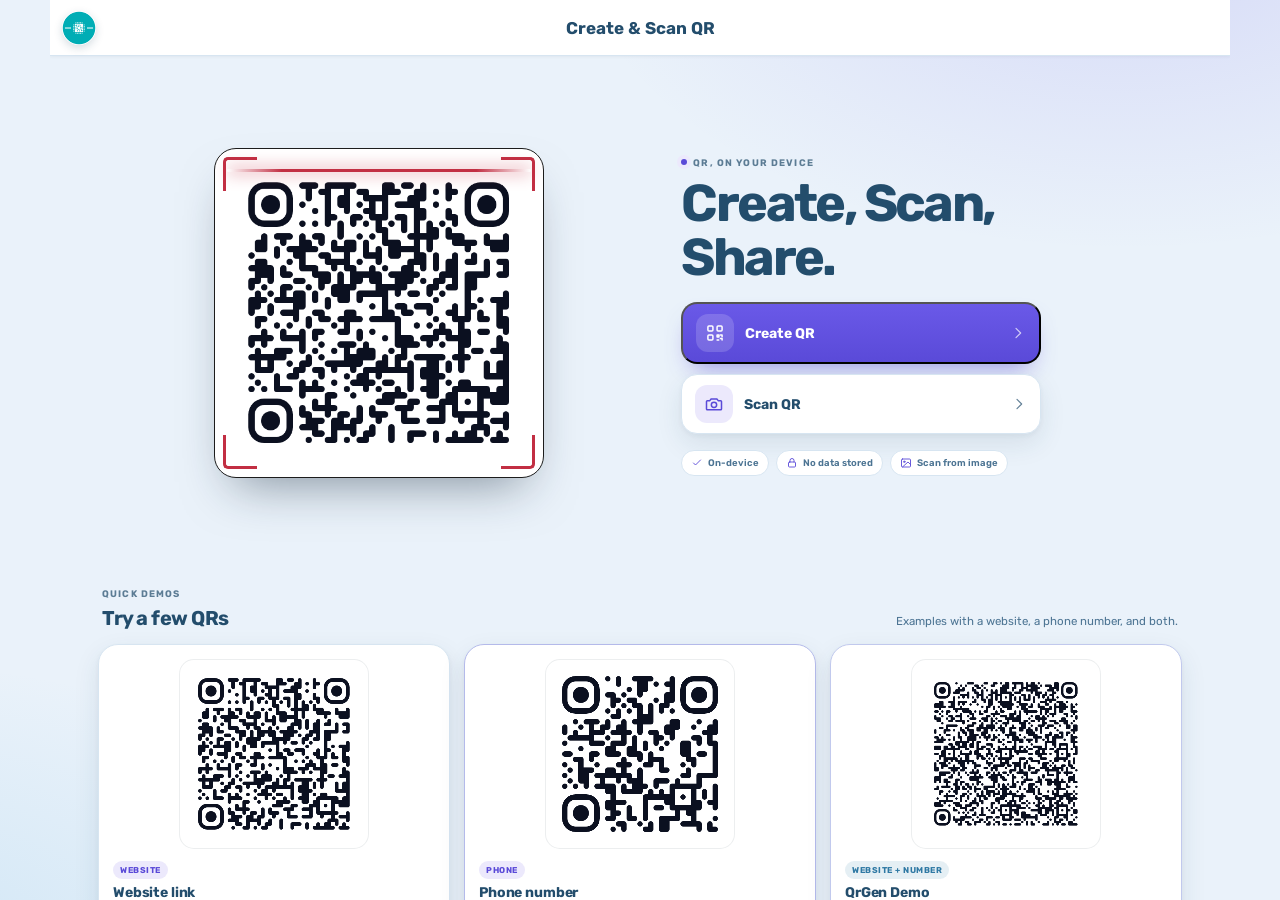
<file: index.html>
<!DOCTYPE html>
<html lang="tr">
<head>
  <meta charset="UTF-8">
  <meta name="viewport" content="width=device-width, initial-scale=1, maximum-scale=1, user-scalable=no, viewport-fit=cover">
  <title>QrGen — QR Oluştur ve Tara</title>
  <meta name="description" content="QrGen — QR kod oluştur, kamerayla veya görselden tara. Tamamen tarayıcıda, reklamsız ve ücretsiz.">
  <meta name="color-scheme" content="light dark">
  <meta name="format-detection" content="telephone=no,email=no,address=no">
  <meta name="theme-color" media="(prefers-color-scheme: light)" content="#eaf2fa">
  <meta name="theme-color" media="(prefers-color-scheme: dark)" content="#0c1120">
  <meta name="apple-mobile-web-app-capable" content="yes">
  <meta name="apple-mobile-web-app-status-bar-style" content="black-translucent">
  <meta name="apple-mobile-web-app-title" content="QrGen">
  <link rel="icon" href="assets/icon.svg" type="image/svg+xml">
  <link rel="icon" href="assets/favicon-32.png" sizes="32x32" type="image/png">
  <link rel="apple-touch-icon" sizes="180x180" href="assets/apple-touch-icon.png">
  <link rel="manifest" href="manifest.webmanifest">
  <script>
    (() => {
      const dark = window.matchMedia('(prefers-color-scheme: dark)').matches;
      document.documentElement.dataset.theme = dark ? 'dark' : 'light';
    })();
  </script>
  <link rel="stylesheet" href="style.css?v=25">
</head>
<body>
  <svg class="sprite" aria-hidden="true" focusable="false">
    <symbol id="i-qr" viewBox="0 0 24 24">
      <rect x="3.5" y="3.5" width="6" height="6" rx="1.2"/>
      <rect x="14.5" y="3.5" width="6" height="6" rx="1.2"/>
      <rect x="3.5" y="14.5" width="6" height="6" rx="1.2"/>
      <path d="M14.5 14.5h2.2v2.2h-2.2zM18.5 14.5h2v2M14.5 20.5h2M18.5 18.5h2v2"/>
    </symbol>
    <symbol id="i-camera" viewBox="0 0 24 24">
      <path d="M4 8h3l1.5-2h7L17 8h3a1 1 0 0 1 1 1v9a1 1 0 0 1-1 1H4a1 1 0 0 1-1-1V9a1 1 0 0 1 1-1Z"/>
      <circle cx="12" cy="13" r="3.2"/>
    </symbol>
    <symbol id="i-arrow-left" viewBox="0 0 24 24"><path d="M15 5l-7 7 7 7"/></symbol>
    <symbol id="i-chevron" viewBox="0 0 24 24"><path d="m9 5 7 7-7 7"/></symbol>
    <symbol id="i-phone" viewBox="0 0 24 24">
      <path d="M22 16.92v3a2 2 0 0 1-2.18 2 19.79 19.79 0 0 1-8.63-3.07 19.5 19.5 0 0 1-6-6A19.79 19.79 0 0 1 2.12 4.18 2 2 0 0 1 4.11 2h3a2 2 0 0 1 2 1.72c.13.96.36 1.9.68 2.81a2 2 0 0 1-.45 2.11L8.09 9.91a16 16 0 0 0 6 6l1.27-1.27a2 2 0 0 1 2.11-.45c.91.32 1.85.55 2.81.68A2 2 0 0 1 22 16.92Z"/>
    </symbol>
    <symbol id="i-message" viewBox="0 0 24 24">
      <path d="M21 11.5a8.38 8.38 0 0 1-.9 3.8 8.5 8.5 0 0 1-7.6 4.7 8.38 8.38 0 0 1-3.8-.9L3 21l1.9-5.7a8.38 8.38 0 0 1-.9-3.8 8.5 8.5 0 0 1 4.7-7.6 8.38 8.38 0 0 1 3.8-.9h.5a8.48 8.48 0 0 1 8 8v.5Z"/>
    </symbol>
    <symbol id="i-whatsapp" viewBox="0 0 448 512">
      <path d="M380.9 97.1C339 55.1 283.2 32 223.9 32c-122.4 0-222 99.6-222 222 0 39.1 10.2 77.3 29.6 111L0 480l117.7-30.9c32.4 17.7 68.9 27 106.1 27h.1c122.3 0 224.1-99.6 224.1-222 0-59.3-25.2-115-67.1-157zm-157 341.6c-33.2 0-65.7-8.9-94-25.7l-6.7-4-69.8 18.3L72 359.2l-4.4-7c-18.5-29.4-28.2-63.3-28.2-98.2 0-101.7 82.8-184.5 184.6-184.5 49.3 0 95.6 19.2 130.4 54.1 34.8 34.9 56.2 81.2 56.1 130.5 0 101.8-84.9 184.6-186.6 184.6zm101.2-138.2c-5.5-2.8-32.8-16.2-37.9-18-5.1-1.9-8.8-2.8-12.5 2.8-3.7 5.6-14.3 18-17.6 21.8-3.2 3.7-6.5 4.2-12 1.4-32.6-16.3-54-29.1-75.5-66-5.7-9.8 5.7-9.1 16.3-30.3 1.8-3.7.9-6.9-.5-9.7-1.4-2.8-12.5-30.1-17.1-41.2-4.5-10.8-9.1-9.3-12.5-9.5-3.2-.2-6.9-.2-10.6-.2-3.7 0-9.7 1.4-14.8 6.9-5.1 5.6-19.4 19-19.4 46.3 0 27.3 19.9 53.7 22.6 57.4 2.8 3.7 39.1 59.7 94.8 83.8 35.2 15.2 49 16.5 66.6 13.9 10.7-1.6 32.8-13.4 37.4-26.4 4.6-13 4.6-24.1 3.2-26.4-1.3-2.5-5-3.9-10.5-6.6z"/>
    </symbol>
    <symbol id="i-mail" viewBox="0 0 24 24">
      <rect x="3" y="5" width="18" height="14" rx="2"/>
      <path d="m3 7 9 6 9-6"/>
    </symbol>
    <symbol id="i-link" viewBox="0 0 24 24">
      <path d="M10 13a5 5 0 0 0 7.07 0l1.42-1.42a5 5 0 0 0-7.07-7.07L10 5.93"/>
      <path d="M14 11a5 5 0 0 0-7.07 0L5.5 12.4a5 5 0 0 0 7.07 7.07L14 18.1"/>
    </symbol>
    <symbol id="i-wifi" viewBox="0 0 24 24">
      <path d="M3 9a15 15 0 0 1 18 0M6.5 12.5a10 10 0 0 1 11 0M10 16a5 5 0 0 1 4 0"/>
      <circle cx="12" cy="19" r="1"/>
    </symbol>
    <symbol id="i-lock" viewBox="0 0 24 24">
      <rect x="5" y="10" width="14" height="10" rx="2"/>
      <path d="M8 10V7a4 4 0 0 1 8 0v3"/>
    </symbol>
    <symbol id="i-external" viewBox="0 0 24 24">
      <path d="M14 4h6v6M20 4l-9 9"/>
      <path d="M19 14v5a1 1 0 0 1-1 1H5a1 1 0 0 1-1-1V6a1 1 0 0 1 1-1h5"/>
    </symbol>
    <symbol id="i-copy" viewBox="0 0 24 24">
      <rect x="8" y="8" width="12" height="12" rx="2"/>
      <path d="M16 8V6a2 2 0 0 0-2-2H6a2 2 0 0 0-2 2v8a2 2 0 0 0 2 2h2"/>
    </symbol>
    <symbol id="i-share" viewBox="0 0 24 24">
      <circle cx="18" cy="5" r="2.5"/>
      <circle cx="6" cy="12" r="2.5"/>
      <circle cx="18" cy="19" r="2.5"/>
      <path d="m8.2 10.8 7.6-4.6M8.2 13.2l7.6 4.6"/>
    </symbol>
    <symbol id="i-download" viewBox="0 0 24 24">
      <path d="M12 3v11M7 10l5 5 5-5"/>
      <path d="M4 20h16"/>
    </symbol>
    <symbol id="i-image" viewBox="0 0 24 24">
      <rect x="3" y="4" width="18" height="16" rx="2"/>
      <circle cx="8.5" cy="9.5" r="1.5"/>
      <path d="m21 15-5-5L5 20"/>
    </symbol>
    <symbol id="i-flash" viewBox="0 0 24 24"><path d="M13 2 5 14h6l-1 8 8-12h-6l1-8Z"/></symbol>
    <symbol id="i-flip" viewBox="0 0 24 24">
      <path d="M4 8h11a4 4 0 0 1 0 8h-1"/>
      <path d="m7 5-3 3 3 3"/>
      <path d="M20 16H9a4 4 0 0 1 0-8h1"/>
      <path d="m17 13 3 3-3 3"/>
    </symbol>
    <symbol id="i-check" viewBox="0 0 24 24"><path d="m5 12 4 4L19 6"/></symbol>
    <symbol id="i-resize" viewBox="0 0 24 24"><path d="M8 3H3v5M16 3h5v5M8 21H3v-5M21 16v5h-5"/></symbol>
  </svg>

  <div id="app">
    <header class="appbar" id="appbar">
      <button id="backBtn" class="icon-btn" type="button" aria-label="Geri" hidden>
        <svg class="ic"><use href="#i-arrow-left"></use></svg>
      </button>
      <a id="brandBtn" class="bsy-btn" href="https://batuhansavas-yilmaz.github.io/frombsy/" target="_blank" rel="noopener noreferrer" aria-label="From B.S.Y." title="From B.S.Y.">
        <img src="assets/frombsy-button.png" alt="">
      </a>
      <h1 id="appbarTitle">Qr Oluştur ve Tara</h1>
    </header>

    <main id="main">
      <section id="homeView" class="view home-view">
        <div class="home-top">
          <div class="hero-card">
            <div id="heroQr" class="qr-target hero-qr"></div>
            <span class="corner tl"></span>
            <span class="corner tr"></span>
            <span class="corner bl"></span>
            <span class="corner br"></span>
            <span class="scan-sweep"></span>
          </div>
          <div class="home-copy">
            <span class="eyebrow"><span class="eyebrow-dot"></span> QR, cihazında</span>
            <h2>Oluştur, Tara, Paylaş.</h2>
            <div class="home-actions">
              <button id="goGenerate" class="action-btn primary" type="button">
                <span class="action-icon"><svg class="ic"><use href="#i-qr"></use></svg></span>
                <span class="action-text"><strong>QR Oluştur</strong></span>
                <svg class="ic chevron"><use href="#i-chevron"></use></svg>
              </button>
              <button id="goScan" class="action-btn secondary" type="button">
                <span class="action-icon"><svg class="ic"><use href="#i-camera"></use></svg></span>
                <span class="action-text"><strong>QR Tara</strong></span>
                <svg class="ic chevron"><use href="#i-chevron"></use></svg>
              </button>
            </div>
            <div class="feature-pills">
              <span class="feature-pill"><svg class="ic"><use href="#i-check"></use></svg> Cihazda işlem</span>
              <span class="feature-pill"><svg class="ic"><use href="#i-lock"></use></svg> Verilerinizi saklamaz</span>
              <span class="feature-pill"><svg class="ic"><use href="#i-image"></use></svg> Dosyadan tara</span>
            </div>
          </div>
        </div>

        <section class="demo-section" aria-labelledby="demoTitle">
          <div class="section-head">
            <div>
              <span class="eyebrow">Hazır örnekler</span>
              <h2 id="demoTitle">Birkaç QR deneyin</h2>
            </div>
            <p>Site, telefon ve ikisini birlikte içeren örnekler.</p>
          </div>
          <div class="demo-grid">
            <article class="demo-card">
              <div class="demo-qr qr-target" id="demoSiteQr"></div>
              <div class="demo-body">
                <span class="badge">Site</span>
                <h3>Site bağlantısı</h3>
                <p>batuhansavas-yilmaz.github.io/qrgenweb</p>
              </div>
              <div class="demo-actions">
                <button class="demo-action primary" type="button" disabled>
                  <svg class="ic"><use href="#i-external"></use></svg> Siteyi aç
                </button>
                <button class="demo-action" type="button" disabled>
                  <svg class="ic"><use href="#i-download"></use></svg> PNG
                </button>
              </div>
            </article>

            <article class="demo-card demo-card-phone">
              <div class="demo-qr qr-target" id="demoPhoneQr"></div>
              <div class="demo-body">
                <span class="badge phone">Telefon</span>
                <h3>Telefon numarası</h3>
                <p>+90 532 123 45 67</p>
              </div>
              <div class="demo-actions">
                <button class="demo-action primary" type="button" disabled>
                  <svg class="ic"><use href="#i-phone"></use></svg> Ara
                </button>
                <button class="demo-action" type="button" disabled>
                  <svg class="ic"><use href="#i-message"></use></svg> SMS
                </button>
                <button class="demo-action wa wide" type="button" disabled>
                  <svg class="ic wa"><use href="#i-whatsapp"></use></svg> WhatsApp
                </button>
              </div>
            </article>

            <article class="demo-card demo-card-both">
              <div class="demo-qr qr-target" id="demoBothQr"></div>
              <div class="demo-body">
                <span class="badge mixed">Site + numara</span>
                <h3>QrGen Demo</h3>
                <p>Telefon ve site bağlantısı birlikte</p>
              </div>
              <div class="demo-actions">
                <button class="demo-action primary" type="button" disabled>
                  <svg class="ic"><use href="#i-external"></use></svg> Siteyi aç
                </button>
                <button class="demo-action" type="button" disabled>
                  <svg class="ic"><use href="#i-phone"></use></svg> Ara
                </button>
                <button class="demo-action wa wide" type="button" disabled>
                  <svg class="ic wa"><use href="#i-whatsapp"></use></svg> WhatsApp
                </button>
              </div>
            </article>
          </div>
        </section>

      </section>

      <section id="generateView" class="view" hidden>
        <div class="view-head">
          <span class="eyebrow">Yeni QR</span>
          <h2>QR Oluştur</h2>
          <p>İçerik türünü seç, canlı önizlemeyi gör, indir veya paylaş.</p>
        </div>
        <div class="generate-layout">
          <div class="panel generate-form">
            <div class="type-chips" id="typeChips" role="tablist" aria-label="QR içerik türü">
              <button class="chip active" type="button" data-type="url">URL</button>
              <button class="chip" type="button" data-type="text">Metin</button>
              <button class="chip" type="button" data-type="phone">Telefon</button>
              <button class="chip" type="button" data-type="email">E-posta</button>
              <button class="chip" type="button" data-type="sms">SMS</button>
              <button class="chip" type="button" data-type="wifi">Wi-Fi</button>
              <button class="chip" type="button" data-type="vcard">Kartvizit</button>
            </div>

            <div class="field-group" data-group="url">
              <label for="genUrl">Website adresi</label>
              <input id="genUrl" type="url" inputmode="url" placeholder="https://example.com" autocomplete="url">
            </div>
            <div class="field-group" data-group="text" hidden>
              <label for="genText">Metin</label>
              <textarea id="genText" rows="4" placeholder="QR içine yazılacak metin"></textarea>
            </div>
            <div class="field-group" data-group="phone" hidden>
              <label for="genPhone">Telefon numarası</label>
              <input id="genPhone" type="tel" inputmode="tel" placeholder="+90 532 123 45 67" autocomplete="tel">
            </div>
            <div class="field-group" data-group="email" hidden>
              <label for="genEmail">E-posta adresi</label>
              <input id="genEmail" type="email" inputmode="email" placeholder="ornek@site.com" autocomplete="email">
              <label for="genEmailSubject">Konu <span class="label-optional">(isteğe bağlı)</span></label>
              <input id="genEmailSubject" type="text" placeholder="Konu">
              <label for="genEmailBody">Mesaj <span class="label-optional">(isteğe bağlı)</span></label>
              <textarea id="genEmailBody" rows="2" placeholder="Mesaj"></textarea>
            </div>
            <div class="field-group" data-group="sms" hidden>
              <label for="genSmsPhone">Telefon numarası</label>
              <input id="genSmsPhone" type="tel" inputmode="tel" placeholder="+90 532 123 45 67" autocomplete="tel">
              <label for="genSmsBody">Mesaj <span class="label-optional">(isteğe bağlı)</span></label>
              <textarea id="genSmsBody" rows="2" placeholder="Mesaj"></textarea>
            </div>
            <div class="field-group" data-group="wifi" hidden>
              <label for="genWifiSsid">Ağ adı (SSID)</label>
              <input id="genWifiSsid" type="text" placeholder="Ev Wi-Fi">
              <label for="genWifiPassword">Şifre</label>
              <input id="genWifiPassword" type="text" placeholder="Şifre">
              <label for="genWifiEnc">Güvenlik</label>
              <select id="genWifiEnc">
                <option value="WPA">WPA/WPA2</option>
                <option value="WEP">WEP</option>
                <option value="nopass">Şifresiz</option>
              </select>
              <label class="check-row"><input id="genWifiHidden" type="checkbox"> Gizli ağ</label>
            </div>
            <div class="field-group" data-group="vcard" hidden>
              <label for="genVName">Ad soyad</label>
              <input id="genVName" type="text" placeholder="Ad Soyad" autocomplete="name">
              <label for="genVPhone">Telefon</label>
              <input id="genVPhone" type="tel" inputmode="tel" placeholder="+90 532 123 45 67" autocomplete="tel">
              <label for="genVEmail">E-posta <span class="label-optional">(isteğe bağlı)</span></label>
              <input id="genVEmail" type="email" inputmode="email" placeholder="ornek@site.com" autocomplete="email">
              <label for="genVOrg">Şirket <span class="label-optional">(isteğe bağlı)</span></label>
              <input id="genVOrg" type="text" placeholder="Şirket">
              <label for="genVTitle">Ünvan <span class="label-optional">(isteğe bağlı)</span></label>
              <input id="genVTitle" type="text" placeholder="Ünvan">
              <label for="genVUrl">Website <span class="label-optional">(isteğe bağlı)</span></label>
              <input id="genVUrl" type="url" inputmode="url" placeholder="https://example.com">
            </div>

            <div class="custom-row">
              <div class="custom-field">
                <label for="fgColor">QR rengi</label>
                <input id="fgColor" type="color" value="#0b1020" aria-label="QR rengi">
              </div>
              <div class="custom-field">
                <label for="bgColor">Arka plan</label>
                <input id="bgColor" type="color" value="#ffffff" aria-label="Arka plan rengi">
              </div>
              <div class="custom-field">
                <label for="qrSize">Boyut</label>
                <select id="qrSize">
                  <option value="512">512 px</option>
                  <option value="1024" selected>1024 px</option>
                  <option value="2048">2048 px</option>
                </select>
              </div>
              <div class="custom-field custom-logo">
                <label for="logoInput">Logo</label>
                <div class="logo-row">
                  <input id="logoInput" type="file" accept="image/*" aria-label="Logo seç">
                  <button id="removeLogo" class="mini-link" type="button" hidden>Kaldır</button>
                </div>
              </div>
            </div>

            <div class="form-actions">
              <button id="downloadPng" class="btn-primary" type="button">
                <svg class="ic"><use href="#i-download"></use></svg> PNG indir
              </button>
              <button id="downloadSvg" class="btn-soft" type="button">
                <svg class="ic"><use href="#i-resize"></use></svg> SVG
              </button>
              <button id="copyQr" class="btn-soft" type="button">
                <svg class="ic"><use href="#i-copy"></use></svg> Kopyala
              </button>
              <button id="shareQr" class="btn-soft" type="button">
                <svg class="ic"><use href="#i-share"></use></svg> Paylaş
              </button>
            </div>
          </div>

          <aside class="panel preview-panel">
            <div class="preview-head">
              <span class="eyebrow">Canlı önizleme</span>
              <span class="badge green" title="Hata düzeltme seviyesi H: QR'ın yaklaşık %30'una kadar hasar onarılabilir."><svg class="ic"><use href="#i-check"></use></svg> Yüksek dayanıklılık</span>
            </div>
            <div class="preview-stage">
              <div id="previewQr" class="qr-target preview-qr"></div>
              <div id="previewPlaceholder" class="qr-placeholder">
                <svg class="ic"><use href="#i-qr"></use></svg>
                <span>İçerik girin</span>
              </div>
            </div>
            <div class="preview-meta">
              <strong id="previewType">URL</strong>
              <p id="previewSummary">İçerik girildiğinde burada görünür.</p>
            </div>
            <p id="previewError" class="form-error" hidden></p>
          </aside>
        </div>
      </section>

      <section id="scanView" class="view" hidden>
        <div class="scan-layout">
          <div class="scan-stage-wrap">
            <div class="camera-stage" id="cameraStage">
              <video id="scanVideo" playsinline muted hidden></video>
              <canvas id="scanCanvas" hidden></canvas>
              <div class="camera-placeholder" id="cameraPlaceholder" role="button" tabindex="0" aria-label="Kamerayı başlat">
                <div class="placeholder-icon"><svg class="ic"><use href="#i-camera"></use></svg></div>
                <h3>Kamerayı başlat</h3>
                <p>Kamera izni gerekir; görüntü cihazdan çıkmaz.</p>
              </div>
              <div class="camera-overlay" id="cameraOverlay" hidden>
                <div class="camera-hud">
                  <span class="hud-pill"><span class="dot"></span> Kamera açık</span>
                  <div class="hud-actions">
                    <button id="flashBtn" class="cam-btn" type="button" aria-label="Flaşı aç" hidden>
                      <svg class="ic"><use href="#i-flash"></use></svg>
                    </button>
                    <button id="flipBtn" class="cam-btn" type="button" aria-label="Kamerayı çevir" hidden>
                      <svg class="ic"><use href="#i-flip"></use></svg>
                    </button>
                  </div>
                </div>
                <div class="scan-frame" aria-hidden="true">
                  <span class="frame-corner tl"></span>
                  <span class="frame-corner tr"></span>
                  <span class="frame-corner bl"></span>
                  <span class="frame-corner br"></span>
                  <span class="frame-line"></span>
                </div>
                <div class="zoom-wrap" id="zoomWrap" hidden>
                  <span class="zoom-label" id="zoomLabel">1×</span>
                  <input id="zoomRange" type="range" min="1" max="1" step="0.1" value="1" aria-label="Zoom">
                </div>
              </div>
              <div class="camera-error" id="cameraError" hidden></div>
            </div>
          </div>

          <div class="scan-side panel">
            <div class="scan-copy">
              <h2>Tara</h2>
            </div>
            <div class="scan-actions">
              <button id="startCameraBtn" class="btn-primary" type="button">
                <svg class="ic"><use href="#i-camera"></use></svg> Kamerayı Aç
              </button>
              <button id="stopCameraBtn" class="btn-soft" type="button" hidden>
                <svg class="ic"><use href="#i-camera"></use></svg> Kamerayı Kapat
              </button>
              <label id="scanFileBtn" class="btn-soft file-label" for="scanFileInput">
                <svg class="ic"><use href="#i-image"></use></svg>
                <span class="label-desktop">Dosyadan tara</span>
                <span class="label-mobile">Dosyadan oku</span>
              </label>
              <button id="scanPasteBtn" class="btn-soft" type="button">
                <svg class="ic"><use href="#i-copy"></use></svg> Panodan yapıştır
              </button>
            </div>
            <div class="drop-zone" id="dropZone">
              <svg class="ic"><use href="#i-image"></use></svg>
              <span>Görseli buraya bırak</span>
            </div>
          </div>
        </div>
      </section>

      <section id="resultView" class="view" hidden>
        <div id="resultContent"></div>
      </section>

      <footer class="app-footer">Tüm işlemler cihazında · reklamsız · ücretsiz</footer>
    </main>
  </div>

  <div class="overlay blur" id="loadingOverlay" hidden>
    <div class="loading-card" role="status" aria-label="İşleniyor">
      <div class="spinner"><span></span><span></span><span></span><span></span><span></span><span></span><span></span><span></span></div>
    </div>
  </div>

  <div class="paste-sheet" id="pasteSheet" hidden>
    <div class="paste-sheet-backdrop" data-paste-close></div>
    <div class="paste-sheet-card" role="dialog" aria-modal="true" aria-labelledby="pasteSheetTitle">
      <div class="paste-sheet-handle" aria-hidden="true"></div>
      <h2 id="pasteSheetTitle">Panodan yapıştır</h2>
      <p class="paste-sheet-hint" id="pasteSheetHint" role="status" aria-live="polite">Panodaki QR görselini bu alana yapıştırın.</p>
      <textarea id="pasteCapture" class="paste-capture" rows="3" inputmode="none" autocomplete="off" autocorrect="off" autocapitalize="off" spellcheck="false" placeholder="Buraya dokunup basılı tutun, ardından Yapıştır'a dokunun" aria-label="Panodan yapıştırma alanı"></textarea>
      <button id="pasteCloseBtn" class="btn-soft paste-sheet-close" type="button">Kapat</button>
    </div>
  </div>

  <div id="toasts" aria-live="polite"></div>
  <input type="file" id="scanFileInput" class="file-input" accept="image/*">

  <script>
    (() => {
      if (!('serviceWorker' in navigator)) return;
      let reloading = false;
      navigator.serviceWorker.addEventListener('controllerchange', () => {
        if (reloading) return;
        reloading = true;
        location.reload();
      });
    })();
  </script>
  <script src="vendor/qr-code-styling.js"></script>
  <script src="vendor/jsQR.js"></script>
  <script src="i18n.js?v=25"></script>
  <script src="app.js?v=25"></script>
</body>
</html>
</file>
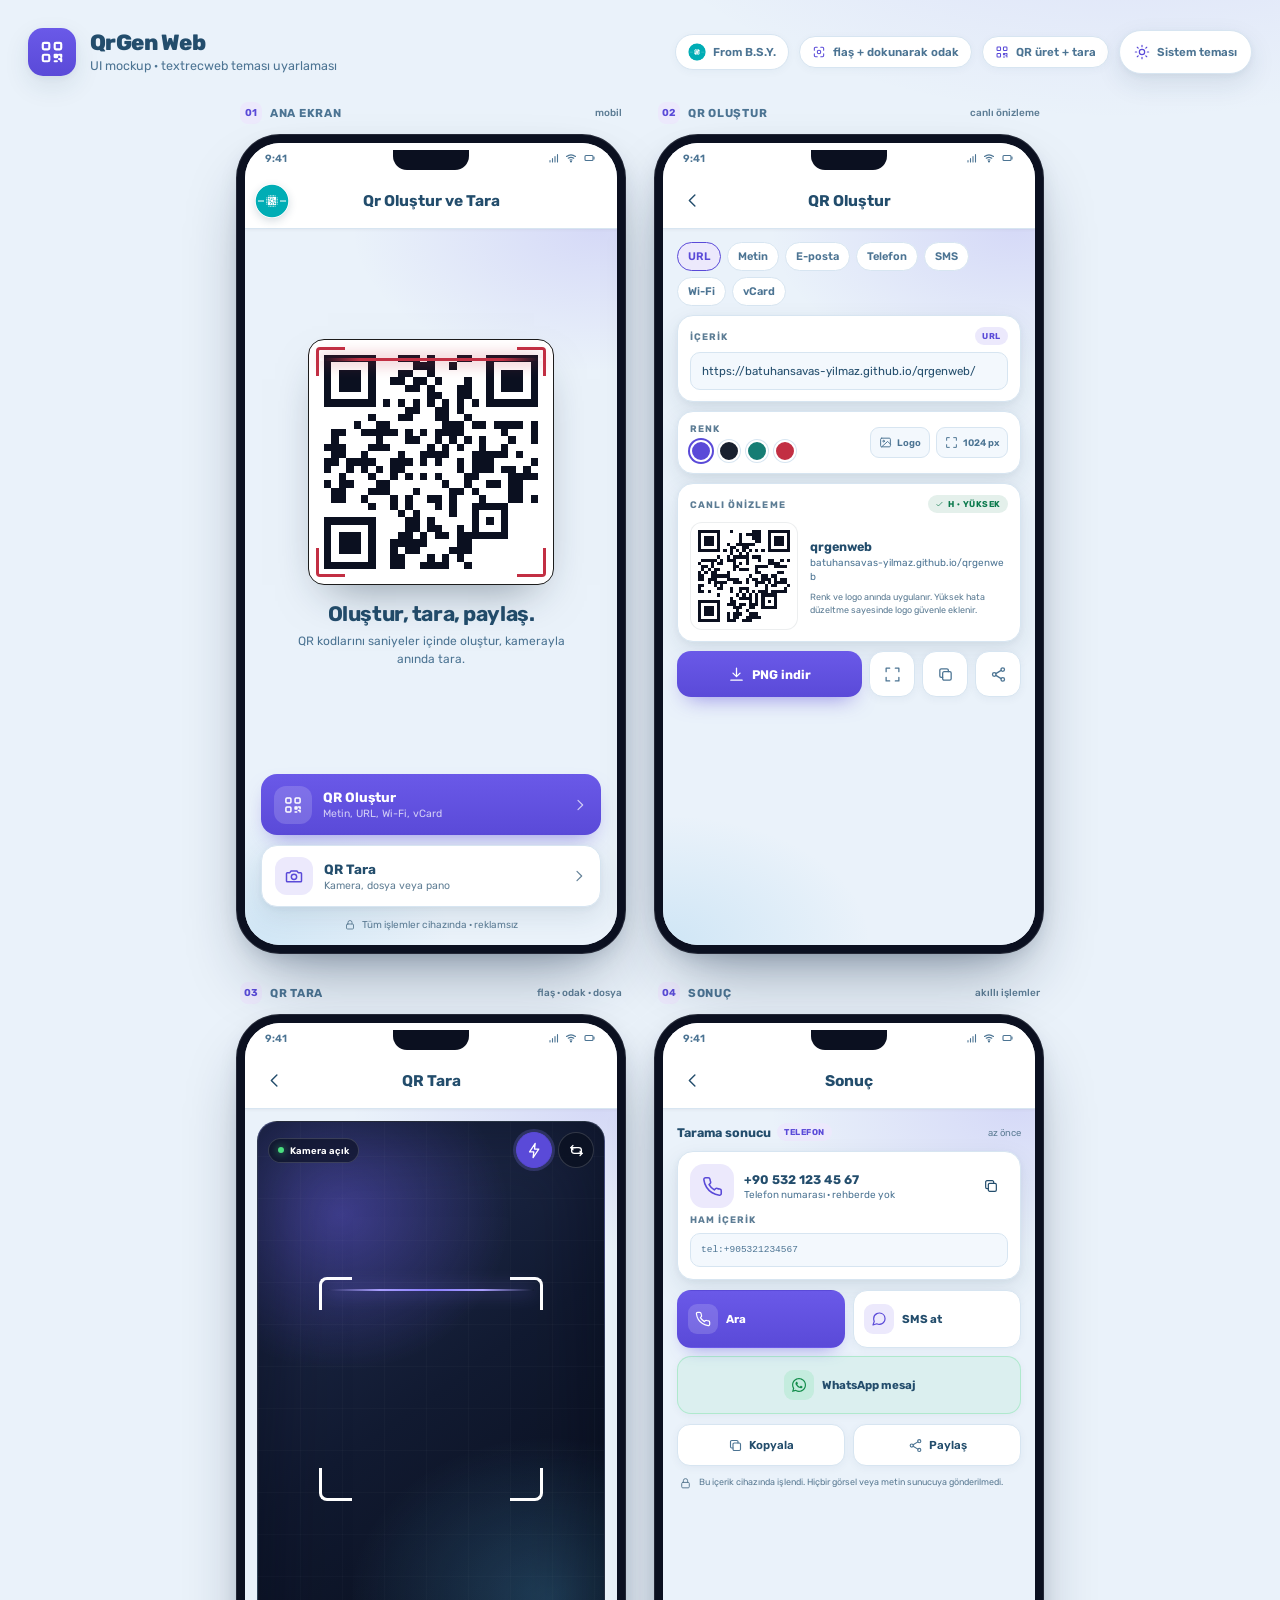
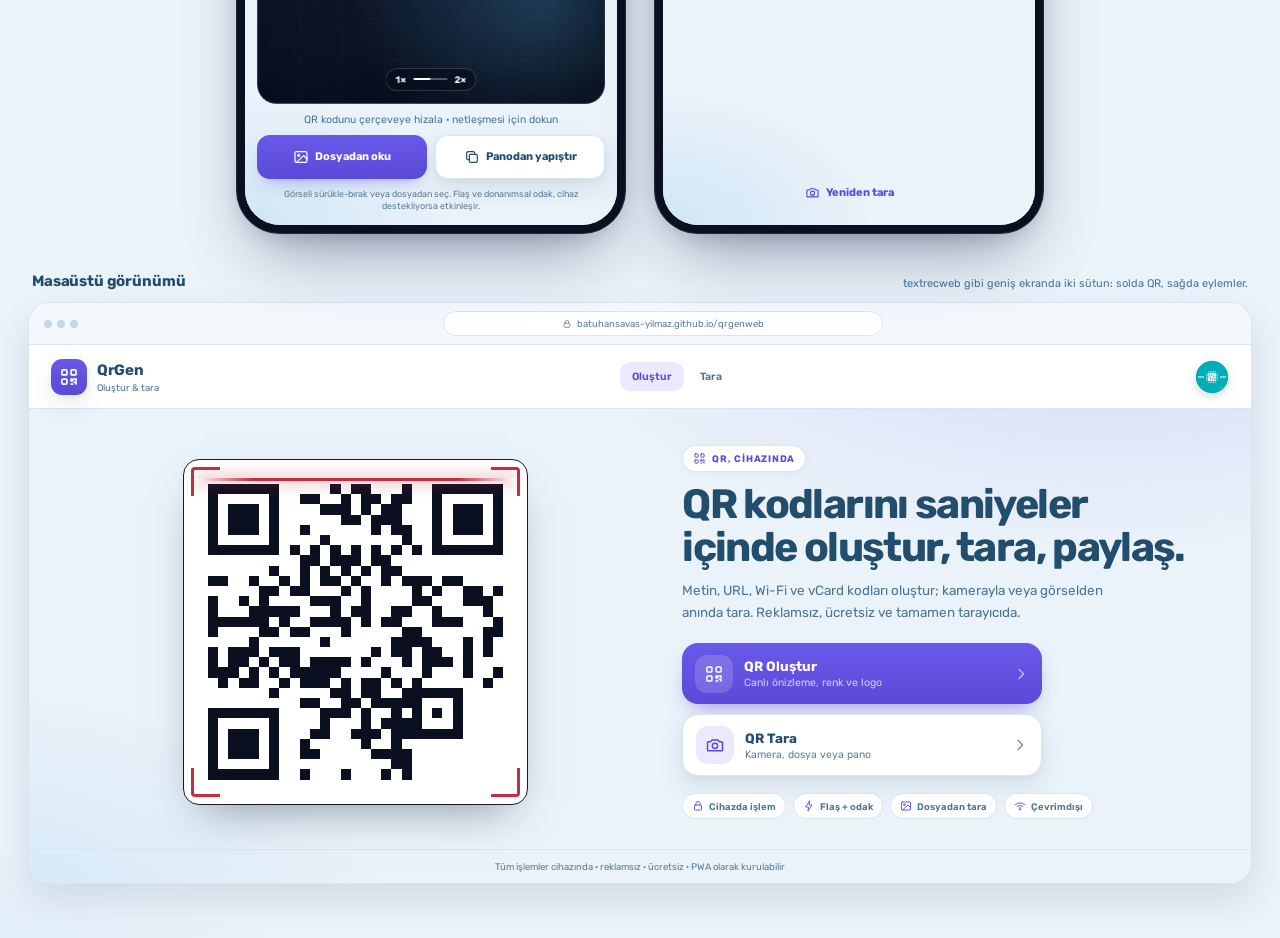
<file: mockup.html>
<!DOCTYPE html>
<html lang="tr">
<head>
  <meta charset="UTF-8">
  <meta name="viewport" content="width=device-width, initial-scale=1">
  <meta name="color-scheme" content="light dark">
  <title>QrGen — UI Mockup</title>
  <script>
    (() => {
      const requested = new URLSearchParams(window.location.search).get('theme');
      const dark = requested === 'dark' || (requested !== 'light' && window.matchMedia('(prefers-color-scheme: dark)').matches);
      if (dark) document.documentElement.dataset.theme = 'dark';
    })();
  </script>
  <style>
    @font-face {
      font-family: 'Rubik';
      src: url('vendor/Rubik.ttf') format('truetype');
      font-weight: 100 900;
      font-display: swap;
    }

    :root {
      --primary: #5a4ad8;
      --primary-2: #6a59e8;
      --primary-soft: #ece9fc;
      --ice: #2f79a4;
      --scaffold: #eaf2fa;
      --surface: #ffffff;
      --surface-2: #f3f8fd;
      --surface-3: #e7f1fa;
      --border: #d7e5f1;
      --border-2: #c3d8e8;
      --txt: #234d6c;
      --text-2: #4c7493;
      --text-3: #5c7c94;
      --appbar: #ffffff;
      --appbar-fg: #234d6c;
      --btn-grad: linear-gradient(180deg, #6a59e8, #5a4ad8);
      --red: #c22f43;
      --success: #0c7a4d;
      --hover-soft: rgba(18, 34, 47, .06);
      --shadow-card: 0 10px 26px rgba(30, 64, 92, .10), 0 2px 6px rgba(30, 64, 92, .05);
      --shadow-soft: 0 16px 34px rgba(30, 64, 92, .12);
      --phone-shell: #0b1020;
      --board-glow-1: rgba(106, 89, 232, .16);
      --board-glow-2: rgba(84, 173, 224, .18);
    }

    html[data-theme="dark"] {
      --primary: #8b80ff;
      --primary-2: #6f63f6;
      --primary-soft: rgba(111, 99, 246, .16);
      --ice: #7fe4d8;
      --scaffold: #0c1120;
      --surface: #161d31;
      --surface-2: #1d253d;
      --surface-3: #253050;
      --border: #263051;
      --border-2: #323d63;
      --txt: #eef1f8;
      --text-2: #a2abc8;
      --text-3: #8791b2;
      --appbar: #161d31;
      --appbar-fg: #eef1f8;
      --btn-grad: linear-gradient(180deg, #6a59e8, #5443d6);
      --red: #ff5b6b;
      --success: #2fd27f;
      --hover-soft: rgba(255, 255, 255, .08);
      --shadow-card: 0 14px 34px rgba(2, 5, 18, .38), 0 2px 8px rgba(2, 5, 18, .22);
      --shadow-soft: 0 18px 40px rgba(2, 5, 18, .45);
      --phone-shell: #050812;
      --board-glow-1: rgba(111, 99, 246, .18);
      --board-glow-2: rgba(84, 173, 224, .11);
    }

    * { box-sizing: border-box; margin: 0; padding: 0; }
    [hidden] { display: none !important; }

    html { min-height: 100%; }

    body {
      min-height: 100vh;
      font-family: 'Rubik', system-ui, -apple-system, 'Segoe UI', sans-serif;
      color: var(--txt);
      background:
        radial-gradient(900px 520px at 88% -8%, var(--board-glow-1), transparent 62%),
        radial-gradient(900px 520px at -10% 108%, var(--board-glow-2), transparent 60%),
        var(--scaffold);
      -webkit-font-smoothing: antialiased;
    }

    button {
      font: inherit;
      color: inherit;
      border: 0;
      background: none;
      cursor: pointer;
      -webkit-tap-highlight-color: transparent;
    }

    button:focus-visible {
      outline: 2px solid var(--primary);
      outline-offset: 2px;
    }

    .ic {
      width: 20px;
      height: 20px;
      flex: 0 0 auto;
      fill: none;
      stroke: currentColor;
      stroke-width: 1.8;
      stroke-linecap: round;
      stroke-linejoin: round;
    }

    .sprite {
      position: absolute;
      width: 0;
      height: 0;
      overflow: hidden;
    }

    .board-head {
      max-width: 1760px;
      margin: 0 auto;
      padding: 28px 28px 18px;
      display: flex;
      align-items: center;
      justify-content: space-between;
      gap: 16px;
      flex-wrap: wrap;
    }

    .brand {
      display: flex;
      align-items: center;
      gap: 14px;
    }

    .brand-mark {
      width: 48px;
      height: 48px;
      border-radius: 15px;
      display: grid;
      place-items: center;
      color: #fff;
      background: var(--btn-grad);
      box-shadow: var(--shadow-card);
    }

    .brand-mark .ic { width: 26px; height: 26px; stroke-width: 2; }
    .brand h1 { font-size: 22px; line-height: 1.1; font-weight: 800; letter-spacing: -.025em; }
    .brand p { margin-top: 3px; font-size: 12.5px; color: var(--text-2); }

    .board-actions { display: flex; align-items: center; gap: 10px; flex-wrap: wrap; }

    .pill {
      display: inline-flex;
      align-items: center;
      gap: 7px;
      padding: 8px 12px;
      border-radius: 999px;
      background: var(--surface);
      border: 1px solid var(--border);
      color: var(--text-2);
      font-size: 11.5px;
      font-weight: 600;
      box-shadow: 0 2px 8px rgba(30, 64, 92, .04);
    }

    .pill .ic { width: 14px; height: 14px; color: var(--primary); }
    .pill-avatar { width: 18px; height: 18px; border-radius: 50%; display: block; object-fit: cover; }

    .pill-link { text-decoration: none; transition: color .16s ease, border-color .16s ease; }
    .pill-link:hover { color: var(--primary); border-color: var(--primary); }

    .theme-status {
      height: 44px;
      padding: 0 14px;
      border-radius: 999px;
      background: var(--surface);
      border: 1px solid var(--border);
      color: var(--text-2);
      display: inline-flex;
      align-items: center;
      gap: 7px;
      font-size: 11.5px;
      font-weight: 600;
      white-space: nowrap;
      box-shadow: var(--shadow-card);
    }

    .theme-status .ic { width: 16px; height: 16px; color: var(--primary); }
    .theme-status .moon { display: none; }
    html[data-theme="dark"] .theme-status .sun { display: none; }
    html[data-theme="dark"] .theme-status .moon { display: block; }

    .screens {
      max-width: 1760px;
      margin: 0 auto;
      padding: 8px 28px 30px;
      display: grid;
      grid-template-columns: repeat(4, 390px);
      justify-content: center;
      gap: 28px;
    }

    .shot { width: 390px; }

    .shot-label {
      display: flex;
      align-items: center;
      gap: 8px;
      margin: 0 4px 10px;
      font-size: 11.5px;
      font-weight: 700;
      letter-spacing: .065em;
      text-transform: uppercase;
      color: var(--text-2);
    }

    .shot-label > span {
      display: grid;
      place-items: center;
      width: 22px;
      height: 22px;
      border-radius: 8px;
      background: var(--primary-soft);
      color: var(--primary);
      font-size: 10px;
      letter-spacing: 0;
    }

    .shot-sub {
      margin-left: auto;
      font-style: normal;
      font-size: 10px;
      font-weight: 500;
      letter-spacing: 0;
      text-transform: none;
      color: var(--text-3);
    }

    .phone {
      position: relative;
      width: 390px;
      height: 820px;
      padding: 9px;
      border-radius: 44px;
      background: var(--phone-shell);
      box-shadow:
        0 34px 70px -24px rgba(17, 38, 64, .48),
        0 8px 24px -10px rgba(17, 38, 64, .25),
        inset 0 0 0 1px rgba(255, 255, 255, .10);
    }

    .phone::before {
      content: '';
      position: absolute;
      z-index: 4;
      top: 16px;
      left: 50%;
      width: 76px;
      height: 20px;
      transform: translateX(-50%);
      border-radius: 0 0 14px 14px;
      background: var(--phone-shell);
    }

    .phone-screen {
      position: relative;
      width: 100%;
      height: 100%;
      overflow: hidden;
      border-radius: 35px;
      background: var(--scaffold);
      display: flex;
      flex-direction: column;
    }

    .statusbar {
      position: relative;
      z-index: 3;
      flex: 0 0 auto;
      height: 30px;
      padding: 0 20px;
      display: flex;
      align-items: center;
      justify-content: space-between;
      background: var(--appbar);
      color: var(--text-2);
      font-size: 10.5px;
      font-weight: 600;
      letter-spacing: .01em;
    }

    .status-icons { display: flex; align-items: center; gap: 5px; }
    .status-icons .ic { width: 12px; height: 12px; stroke-width: 2.2; }
    .status-icons .battery { width: 15px; }

    .appbar {
      position: relative;
      z-index: 2;
      flex: 0 0 auto;
      height: 56px;
      padding: 0 10px;
      display: flex;
      align-items: center;
      justify-content: space-between;
      background: var(--appbar);
      color: var(--appbar-fg);
      border-bottom: 1px solid var(--border);
      box-shadow: 0 1px 3px rgba(18, 34, 47, .05);
    }

    .appbar h2 {
      position: absolute;
      left: 50%;
      top: 50%;
      transform: translate(-50%, -50%);
      max-width: 230px;
      font-size: 15.5px;
      font-weight: 700;
      white-space: nowrap;
      overflow: hidden;
      text-overflow: ellipsis;
    }

    .icon-btn {
      width: 38px;
      height: 38px;
      border-radius: 50%;
      display: grid;
      place-items: center;
      color: var(--appbar-fg);
      transition: background .16s ease, color .16s ease;
    }

    .icon-btn:hover { background: var(--hover-soft); color: var(--primary); }
    .icon-btn .ic { width: 19px; height: 19px; }

    .brand-btn {
      width: 34px;
      height: 34px;
      border-radius: 11px;
      display: grid;
      place-items: center;
      color: #fff;
      background: var(--btn-grad);
      box-shadow: 0 3px 8px rgba(90, 74, 216, .28);
    }

    .brand-btn .ic { width: 19px; height: 19px; stroke-width: 2; }
    a.brand-btn { text-decoration: none; }
    .ic.github { fill: currentColor; stroke: none; }

    .bsy-btn {
      width: 34px;
      height: 34px;
      flex: 0 0 auto;
      border-radius: 50%;
      overflow: hidden;
      display: grid;
      place-items: center;
      box-shadow: 0 3px 8px rgba(30, 64, 92, .18);
      transition: transform .16s ease, filter .16s ease;
    }

    .bsy-btn img { width: 100%; height: 100%; display: block; object-fit: cover; }
    .bsy-btn:hover { transform: translateY(-1px) scale(1.03); filter: brightness(1.05); }

    a.brand-btn:focus-visible, a.bsy-btn:focus-visible, a.pill-link:focus-visible { outline: 2px solid var(--primary); outline-offset: 2px; }

    .screen-body {
      position: relative;
      flex: 1;
      min-height: 0;
      display: flex;
      flex-direction: column;
      background-color: var(--scaffold);
      background-image:
        radial-gradient(380px 220px at 95% 0%, var(--board-glow-1), transparent 65%),
        radial-gradient(320px 200px at 0% 100%, var(--board-glow-2), transparent 65%);
    }

    .home {
      justify-content: space-between;
      gap: 12px;
      padding: 16px 16px 14px;
    }

    .home-hero {
      flex: 1;
      min-height: 0;
      display: flex;
      flex-direction: column;
      align-items: center;
      justify-content: center;
      gap: 17px;
    }

    .hero-card {
      position: relative;
      width: 246px;
      height: 246px;
      padding: 15px;
      border-radius: 16px;
      background: #fff;
      border: 1px solid #1c1c1c;
      box-shadow: 0 20px 44px -20px rgba(20, 40, 58, .5);
    }

    .qr-art { width: 100%; height: 100%; }
    .qr-art svg { display: block; width: 100%; height: 100%; }

    .corner {
      position: absolute;
      width: 29px;
      height: 29px;
      border: 3px solid var(--red);
      pointer-events: none;
    }

    .corner.tl { top: 7px; left: 7px; border-right: 0; border-bottom: 0; border-radius: 4px 0 0 0; }
    .corner.tr { top: 7px; right: 7px; border-left: 0; border-bottom: 0; border-radius: 0 4px 0 0; }
    .corner.bl { bottom: 7px; left: 7px; border-right: 0; border-top: 0; border-radius: 0 0 0 4px; }
    .corner.br { bottom: 7px; right: 7px; border-left: 0; border-top: 0; border-radius: 0 0 4px 0; }

    .scan-sweep {
      position: absolute;
      left: 11px;
      right: 11px;
      top: 18px;
      height: 3px;
      border-radius: 3px;
      background: linear-gradient(90deg, transparent, var(--red) 18%, var(--red) 82%, transparent);
      box-shadow: 0 0 16px var(--red);
      animation: sweep 3.4s ease-in-out infinite;
      pointer-events: none;
    }

    @keyframes sweep {
      0%, 100% { top: 18px; }
      50% { top: calc(100% - 22px); }
    }

    .hero-copy { text-align: center; max-width: 300px; }
    .hero-copy h3 { font-size: 21px; line-height: 1.15; letter-spacing: -.02em; }
    .hero-copy p { margin-top: 6px; font-size: 12px; line-height: 1.5; color: var(--text-2); }

    .home-actions { display: flex; flex-direction: column; gap: 10px; }

    .action-btn {
      width: 100%;
      min-height: 61px;
      padding: 11px 13px;
      border-radius: 16px;
      display: flex;
      align-items: center;
      gap: 11px;
      text-align: left;
      transition: transform .16s ease, box-shadow .16s ease, filter .16s ease;
    }

    .action-btn:hover { transform: translateY(-1px); filter: brightness(1.03); }
    .action-btn:active { transform: translateY(0) scale(.995); }

    .action-btn.primary {
      color: #fff;
      background: var(--btn-grad);
      box-shadow: 0 10px 22px -10px rgba(90, 74, 216, .65);
    }

    .action-btn.secondary {
      color: var(--txt);
      background: var(--surface);
      border: 1px solid var(--border);
      box-shadow: var(--shadow-card);
    }

    .action-icon {
      width: 38px;
      height: 38px;
      flex: 0 0 auto;
      border-radius: 12px;
      display: grid;
      place-items: center;
    }

    .action-btn.primary .action-icon { background: rgba(255, 255, 255, .16); color: #fff; }
    .action-btn.secondary .action-icon { background: var(--primary-soft); color: var(--primary); }
    .action-icon .ic { width: 20px; height: 20px; }
    .action-text { display: flex; flex-direction: column; gap: 2px; min-width: 0; }
    .action-text strong { font-size: 13.5px; font-weight: 700; }
    .action-text small { font-size: 10.5px; opacity: .72; white-space: nowrap; overflow: hidden; text-overflow: ellipsis; }
    .action-btn .chevron { margin-left: auto; width: 16px; height: 16px; opacity: .7; }

    .home-foot {
      display: flex;
      align-items: center;
      justify-content: center;
      gap: 6px;
      font-size: 10px;
      color: var(--text-3);
    }

    .home-foot .ic { width: 12px; height: 12px; }

    .create {
      gap: 9px;
      padding: 13px 14px 15px;
      overflow-y: auto;
    }

    .eyebrow {
      font-size: 9.5px;
      font-weight: 700;
      letter-spacing: .11em;
      text-transform: uppercase;
      color: var(--text-3);
    }

    .chips { display: flex; flex-wrap: wrap; gap: 6px; }

    .chip {
      padding: 7px 10px;
      border-radius: 999px;
      border: 1px solid var(--border);
      background: var(--surface);
      color: var(--text-2);
      font-size: 11px;
      font-weight: 600;
      transition: background .16s ease, color .16s ease, border-color .16s ease;
    }

    .chip.active {
      color: var(--primary);
      border-color: var(--primary);
      background: var(--primary-soft);
    }

    .panel {
      padding: 11px 12px;
      border-radius: 16px;
      background: var(--surface);
      border: 1px solid var(--border);
      box-shadow: var(--shadow-card);
    }

    .field-head { display: flex; align-items: center; justify-content: space-between; gap: 8px; margin-bottom: 7px; }

    .badge {
      display: inline-flex;
      align-items: center;
      gap: 4px;
      padding: 4px 7px;
      border-radius: 999px;
      background: var(--primary-soft);
      color: var(--primary);
      font-size: 8.5px;
      font-weight: 700;
      letter-spacing: .06em;
      text-transform: uppercase;
    }

    .badge.green { background: rgba(12, 122, 77, .11); color: var(--success); }
    html[data-theme="dark"] .badge.green { background: rgba(47, 210, 127, .12); }

    .input-mock {
      height: 38px;
      padding: 0 11px;
      display: flex;
      align-items: center;
      border-radius: 10px;
      border: 1px solid var(--border);
      background: var(--surface-2);
      color: var(--txt);
      font-size: 11.5px;
      white-space: nowrap;
      overflow: hidden;
      text-overflow: ellipsis;
    }

    .option-row { display: flex; align-items: center; justify-content: space-between; gap: 8px; }
    .option-group { display: flex; flex-direction: column; gap: 6px; }
    .swatches { display: flex; gap: 6px; }

    .swatch {
      width: 22px;
      height: 22px;
      border-radius: 50%;
      border: 2px solid var(--surface);
      box-shadow: 0 0 0 1px var(--border);
    }

    .swatch.s1 { background: #5a4ad8; }
    .swatch.s2 { background: #18202f; }
    .swatch.s3 { background: #167d74; }
    .swatch.s4 { background: #c22f43; }
    .swatch.active { box-shadow: 0 0 0 2px var(--primary); }

    .mini-btn {
      min-height: 31px;
      padding: 6px 8px;
      display: inline-flex;
      align-items: center;
      gap: 5px;
      border-radius: 9px;
      border: 1px solid var(--border);
      background: var(--surface-2);
      color: var(--text-2);
      font-size: 9.5px;
      font-weight: 600;
    }

    .mini-btn .ic { width: 13px; height: 13px; }
    .option-actions { display: flex; gap: 6px; }

    .preview-top { display: flex; align-items: center; justify-content: space-between; gap: 8px; }

    .preview-body { display: flex; align-items: center; gap: 12px; margin-top: 9px; }

    .qr-preview {
      position: relative;
      width: 108px;
      height: 108px;
      flex: 0 0 auto;
      padding: 8px;
      border-radius: 12px;
      background: #fff;
      box-shadow: inset 0 0 0 1px rgba(20, 40, 58, .08);
    }

    .preview-meta { min-width: 0; }
    .preview-meta strong { font-size: 12.5px; }
    .preview-meta p { margin-top: 2px; font-size: 10px; line-height: 1.35; color: var(--text-2); word-break: break-all; }
    .hint { display: block; margin-top: 7px; font-size: 9px; color: var(--text-3); line-height: 1.35; }

    .dl-row { display: flex; align-items: center; gap: 7px; }

    .btn-primary {
      flex: 1;
      min-height: 46px;
      padding: 0 13px;
      border-radius: 14px;
      display: inline-flex;
      align-items: center;
      justify-content: center;
      gap: 7px;
      background: var(--btn-grad);
      color: #fff;
      font-size: 12.5px;
      font-weight: 700;
      box-shadow: 0 10px 22px -10px rgba(90, 74, 216, .65);
      transition: filter .16s ease, transform .16s ease;
    }

    .btn-primary:hover { filter: brightness(1.06); }
    .btn-primary:active { transform: scale(.995); }
    .btn-primary .ic { width: 17px; height: 17px; }

    .icon-square {
      width: 46px;
      height: 46px;
      flex: 0 0 auto;
      border-radius: 14px;
      display: grid;
      place-items: center;
      background: var(--surface);
      border: 1px solid var(--border);
      color: var(--text-2);
      box-shadow: 0 2px 8px rgba(30, 64, 92, .05);
    }

    .icon-square .ic { width: 17px; height: 17px; }
    .icon-square:hover { color: var(--primary); }

    .scan { gap: 9px; padding: 12px; }

    .camera-stage {
      position: relative;
      flex: 1;
      min-height: 0;
      overflow: hidden;
      border-radius: 20px;
      border: 1px solid rgba(255, 255, 255, .10);
      background:
        radial-gradient(280px 260px at 24% 16%, rgba(106, 89, 232, .42), transparent 60%),
        radial-gradient(320px 260px at 84% 82%, rgba(84, 173, 224, .28), transparent 62%),
        linear-gradient(145deg, #243054 0%, #111a31 48%, #070c18 100%);
      cursor: crosshair;
      box-shadow: inset 0 0 80px rgba(2, 5, 18, .55);
    }

    .camera-stage::before {
      content: '';
      position: absolute;
      inset: 0;
      background:
        repeating-linear-gradient(90deg, rgba(255, 255, 255, .035) 0 1px, transparent 1px 42px),
        repeating-linear-gradient(0deg, rgba(255, 255, 255, .035) 0 1px, transparent 1px 42px);
      opacity: .65;
      pointer-events: none;
    }

    .camera-hud {
      position: absolute;
      z-index: 4;
      top: 10px;
      left: 10px;
      right: 10px;
      display: flex;
      align-items: center;
      justify-content: space-between;
      gap: 8px;
    }

    .hud-pill {
      display: inline-flex;
      align-items: center;
      gap: 6px;
      padding: 6px 9px;
      border-radius: 999px;
      border: 1px solid rgba(255, 255, 255, .16);
      background: rgba(8, 13, 26, .56);
      color: #fff;
      font-size: 9.5px;
      font-weight: 600;
      backdrop-filter: blur(12px);
    }

    .hud-pill .dot { width: 6px; height: 6px; border-radius: 50%; background: #4ade80; box-shadow: 0 0 8px rgba(74, 222, 128, .8); }
    .hud-actions { display: flex; gap: 6px; }

    .cam-btn {
      width: 36px;
      height: 36px;
      border-radius: 50%;
      display: grid;
      place-items: center;
      border: 1px solid rgba(255, 255, 255, .16);
      background: rgba(8, 13, 26, .56);
      color: #fff;
      backdrop-filter: blur(12px);
      transition: background .16s ease, border-color .16s ease;
    }

    .cam-btn .ic { width: 17px; height: 17px; }
    .cam-btn.active { background: var(--primary); border-color: var(--primary); box-shadow: 0 0 0 3px rgba(139, 128, 255, .22); }

    .scan-frame {
      position: absolute;
      z-index: 3;
      left: 50%;
      top: 46%;
      width: 224px;
      height: 224px;
      transform: translate(-50%, -50%);
    }

    .frame-corner { position: absolute; width: 33px; height: 33px; border: 3px solid #fff; }
    .frame-corner.tl { top: 0; left: 0; border-right: 0; border-bottom: 0; border-radius: 8px 0 0 0; }
    .frame-corner.tr { top: 0; right: 0; border-left: 0; border-bottom: 0; border-radius: 0 8px 0 0; }
    .frame-corner.bl { bottom: 0; left: 0; border-right: 0; border-top: 0; border-radius: 0 0 0 8px; }
    .frame-corner.br { bottom: 0; right: 0; border-left: 0; border-top: 0; border-radius: 0 0 8px 0; }

    .frame-line {
      position: absolute;
      left: 9px;
      right: 9px;
      top: 12px;
      height: 2px;
      background: linear-gradient(90deg, transparent, #a99fff, #8b80ff, #a99fff, transparent);
      box-shadow: 0 0 18px #8b80ff;
      animation: sweep 3s ease-in-out infinite;
    }

    .focus-ring {
      position: absolute;
      z-index: 5;
      left: 58%;
      top: 42%;
      width: 74px;
      height: 74px;
      transform: translate(-50%, -50%);
      border: 1.5px solid rgba(255, 255, 255, .92);
      border-radius: 50%;
      pointer-events: none;
      transition: left .16s ease, top .16s ease;
    }

    .focus-ring::before,
    .focus-ring::after {
      content: '';
      position: absolute;
      background: rgba(255, 255, 255, .92);
    }

    .focus-ring::before { left: 50%; top: -5px; width: 1px; height: 9px; }
    .focus-ring::after { top: 50%; left: -5px; width: 9px; height: 1px; }

    .focus-ring span {
      position: absolute;
      left: 50%;
      top: calc(100% + 8px);
      transform: translateX(-50%);
      white-space: nowrap;
      padding: 4px 7px;
      border-radius: 999px;
      border: 1px solid rgba(255, 255, 255, .16);
      background: rgba(8, 13, 26, .65);
      color: #fff;
      font-size: 8.5px;
      font-weight: 600;
      backdrop-filter: blur(10px);
    }

    .focus-ring.focusing { animation: focusPulse .5s ease-out; }

    @keyframes focusPulse {
      0% { box-shadow: 0 0 0 0 rgba(255, 255, 255, .55); }
      100% { box-shadow: 0 0 0 16px rgba(255, 255, 255, 0); }
    }

    .zoom-chip {
      position: absolute;
      z-index: 4;
      bottom: 12px;
      left: 50%;
      transform: translateX(-50%);
      display: flex;
      align-items: center;
      gap: 7px;
      padding: 5px 9px;
      border-radius: 999px;
      border: 1px solid rgba(255, 255, 255, .16);
      background: rgba(8, 13, 26, .56);
      color: #fff;
      font-size: 9.5px;
      font-weight: 600;
      backdrop-filter: blur(12px);
    }

    .zoom-track { width: 34px; height: 2px; border-radius: 2px; background: rgba(255, 255, 255, .3); }
    .zoom-track::after { content: ''; display: block; width: 17px; height: 2px; border-radius: 2px; background: #fff; }

    .scan-hint { text-align: center; font-size: 10.5px; color: var(--text-2); }

    .scan-actions { display: grid; grid-template-columns: 1fr 1fr; gap: 8px; }

    .scan-action {
      min-height: 44px;
      padding: 0 11px;
      border-radius: 13px;
      display: inline-flex;
      align-items: center;
      justify-content: center;
      gap: 6px;
      font-size: 11px;
      font-weight: 700;
      transition: filter .16s ease, transform .16s ease;
    }

    .scan-action .ic { width: 16px; height: 16px; }
    .scan-action.primary { background: var(--btn-grad); color: #fff; box-shadow: 0 8px 18px -10px rgba(90, 74, 216, .7); }
    .scan-action.secondary { background: var(--surface); color: var(--txt); border: 1px solid var(--border); box-shadow: var(--shadow-card); }
    .scan-action:hover { filter: brightness(1.04); transform: translateY(-1px); }

    .support-note { text-align: center; font-size: 9px; line-height: 1.4; color: var(--text-3); }

    .result { gap: 10px; padding: 14px; overflow-y: auto; }
    .result-top { display: flex; align-items: center; justify-content: space-between; gap: 8px; }
    .result-heading { display: flex; align-items: center; gap: 6px; }
    .result-top strong { font-size: 12.5px; }
    .result-time { font-size: 9.5px; color: var(--text-3); }

    .result-panel { padding: 12px; border-radius: 16px; background: var(--surface); border: 1px solid var(--border); box-shadow: var(--shadow-card); }
    .site-row { display: flex; align-items: center; gap: 10px; }

    .site-icon {
      width: 44px;
      height: 44px;
      flex: 0 0 auto;
      border-radius: 14px;
      display: grid;
      place-items: center;
      color: var(--primary);
      background: var(--primary-soft);
    }

    .site-icon .ic { width: 21px; height: 21px; }
    .site-copy { min-width: 0; }
    .site-copy strong { display: block; font-size: 12.5px; }
    .site-copy span { display: block; margin-top: 2px; font-size: 10px; color: var(--text-2); word-break: break-all; }
    .site-row .icon-btn { margin-left: auto; width: 34px; height: 34px; }
    .site-row .icon-btn .ic { width: 16px; height: 16px; }

    .quick-grid { display: grid; grid-template-columns: 1fr 1fr; gap: 8px; }

    .quick-action {
      min-height: 58px;
      padding: 9px 10px;
      border-radius: 14px;
      border: 1px solid var(--border);
      background: var(--surface);
      color: var(--txt);
      display: flex;
      align-items: center;
      gap: 8px;
      text-align: left;
      box-shadow: 0 2px 8px rgba(30, 64, 92, .05);
      transition: transform .16s ease, filter .16s ease, border-color .16s ease;
    }

    a.quick-action { text-decoration: none; }
    a.quick-action:focus-visible { outline: 2px solid var(--primary); outline-offset: 2px; }
    .quick-action:hover { transform: translateY(-1px); filter: brightness(1.02); }
    .quick-action:active { transform: scale(.995); }
    .quick-action.primary { color: #fff; border-color: transparent; background: var(--btn-grad); box-shadow: 0 8px 18px -10px rgba(90, 74, 216, .7); }
    .quick-action.wide { grid-column: 1 / -1; justify-content: center; }

    .qa-icon {
      width: 30px;
      height: 30px;
      flex: 0 0 auto;
      border-radius: 9px;
      display: grid;
      place-items: center;
      background: var(--primary-soft);
      color: var(--primary);
    }

    .quick-action.primary .qa-icon { background: rgba(255, 255, 255, .16); color: #fff; }
    .qa-icon .ic { width: 16px; height: 16px; }
    .qa-text { display: flex; align-items: center; min-width: 0; }
    .qa-text strong { font-size: 11.5px; font-weight: 700; white-space: nowrap; }

    .quick-action.wa { border-color: rgba(37, 211, 102, .24); background: rgba(37, 211, 102, .07); }
    .quick-action.wa .qa-icon { background: rgba(37, 211, 102, .12); color: #128c4a; }
    html[data-theme="dark"] .quick-action.wa { background: rgba(37, 211, 102, .08); border-color: rgba(37, 211, 102, .24); }
    html[data-theme="dark"] .quick-action.wa .qa-icon { color: #4ade80; }

    .ic.wa { fill: currentColor; stroke: none; }

    .raw-label { margin-top: 11px; }

    .raw-box {
      margin-top: 6px;
      padding: 9px 10px;
      border-radius: 10px;
      background: var(--surface-2);
      border: 1px solid var(--border);
      color: var(--text-2);
      font-family: ui-monospace, Consolas, 'Courier New', monospace;
      font-size: 9.5px;
      line-height: 1.5;
      word-break: break-all;
    }

    .btn-full { width: 100%; }
    .btn-primary.btn-full { flex: 0 0 auto; }
    .btn-row { display: grid; grid-template-columns: 1fr 1fr; gap: 8px; }

    .btn-soft {
      min-height: 42px;
      padding: 0 10px;
      border-radius: 13px;
      display: inline-flex;
      align-items: center;
      justify-content: center;
      gap: 6px;
      background: var(--surface);
      border: 1px solid var(--border);
      color: var(--txt);
      font-size: 11.5px;
      font-weight: 600;
      box-shadow: 0 2px 8px rgba(30, 64, 92, .05);
    }

    .btn-soft .ic { width: 15px; height: 15px; color: var(--text-2); }
    .btn-soft:hover { color: var(--primary); }
    .btn-soft:hover .ic { color: var(--primary); }

    .privacy-note {
      display: flex;
      align-items: flex-start;
      gap: 7px;
      padding: 0 2px;
      color: var(--text-3);
      font-size: 9px;
      line-height: 1.45;
    }

    .privacy-note .ic { width: 13px; height: 13px; margin-top: 1px; }

    .rescan {
      margin-top: auto;
      min-height: 38px;
      display: inline-flex;
      align-items: center;
      justify-content: center;
      gap: 6px;
      color: var(--primary);
      font-size: 11px;
      font-weight: 700;
    }

    .rescan .ic { width: 15px; height: 15px; }

    .desktop-section {
      max-width: 1760px;
      margin: 0 auto;
      padding: 8px 28px 54px;
    }

    .section-head {
      display: flex;
      align-items: flex-end;
      justify-content: space-between;
      gap: 12px;
      margin: 0 4px 12px;
    }

    .section-head h2 { font-size: 15px; letter-spacing: -.01em; }
    .section-head p { font-size: 11px; color: var(--text-2); }

    .desktop-frame {
      overflow: hidden;
      border-radius: 22px;
      background: var(--surface);
      border: 1px solid var(--border);
      box-shadow: var(--shadow-soft);
    }

    .browser-bar {
      height: 42px;
      padding: 0 15px;
      display: flex;
      align-items: center;
      gap: 12px;
      background: var(--surface-2);
      border-bottom: 1px solid var(--border);
    }

    .dots { display: flex; gap: 5px; }
    .dots span { width: 8px; height: 8px; border-radius: 50%; background: var(--border-2); }

    .url-bar {
      flex: 1;
      max-width: 440px;
      margin: 0 auto;
      height: 25px;
      display: flex;
      align-items: center;
      justify-content: center;
      gap: 5px;
      border-radius: 999px;
      background: var(--surface);
      border: 1px solid var(--border);
      color: var(--text-3);
      font-size: 9.5px;
    }

    .url-bar .ic { width: 10px; height: 10px; }

    .desktop-app {
      background-color: var(--scaffold);
      background-image:
        radial-gradient(900px 420px at 88% -10%, var(--board-glow-1), transparent 62%),
        radial-gradient(760px 420px at -8% 112%, var(--board-glow-2), transparent 62%);
    }

    .desktop-appbar {
      height: 64px;
      padding: 0 22px;
      display: flex;
      align-items: center;
      justify-content: space-between;
      gap: 16px;
      background: var(--appbar);
      border-bottom: 1px solid var(--border);
    }

    .desktop-appbar .brand { gap: 10px; }
    .desktop-appbar .brand-mark { width: 36px; height: 36px; border-radius: 11px; }
    .desktop-appbar .brand-mark .ic { width: 20px; height: 20px; }
    .desktop-appbar .brand h2 { font-size: 15px; letter-spacing: -.02em; }
    .desktop-appbar .brand p { font-size: 9.5px; }

    .desktop-nav { display: flex; align-items: center; gap: 4px; }

    .desktop-nav span {
      padding: 8px 12px;
      border-radius: 10px;
      color: var(--text-2);
      font-size: 10.5px;
      font-weight: 600;
    }

    .desktop-nav .active { background: var(--primary-soft); color: var(--primary); }

    .desktop-home {
      display: grid;
      grid-template-columns: 1.02fr .98fr;
      align-items: center;
      gap: clamp(30px, 5vw, 86px);
      padding: 36px clamp(26px, 5vw, 76px) 30px;
    }

    .desktop-hero { display: flex; justify-content: center; }
    .desktop-hero .hero-card { width: clamp(250px, 27vw, 350px); height: auto; aspect-ratio: 1; padding: clamp(16px, 2vw, 24px); }

    .desktop-copy { max-width: 540px; }

    .desktop-eyebrow {
      display: inline-flex;
      align-items: center;
      gap: 6px;
      padding: 6px 10px;
      border-radius: 999px;
      background: var(--surface);
      border: 1px solid var(--border);
      color: var(--primary);
      font-size: 9.5px;
      font-weight: 700;
      letter-spacing: .08em;
      text-transform: uppercase;
      box-shadow: 0 2px 8px rgba(30, 64, 92, .04);
    }

    .desktop-eyebrow .ic { width: 13px; height: 13px; }

    .desktop-copy h3 {
      margin: 11px 0 9px;
      font-size: clamp(28px, 3.2vw, 44px);
      line-height: 1.06;
      letter-spacing: -.04em;
    }

    .desktop-copy > p { max-width: 440px; font-size: clamp(12px, 1.05vw, 15px); line-height: 1.65; color: var(--text-2); }

    .desktop-actions { display: flex; flex-direction: column; gap: 10px; max-width: 360px; margin-top: 20px; }

    .feature-pills { display: flex; flex-wrap: wrap; gap: 7px; margin-top: 17px; }

    .feature-pill {
      display: inline-flex;
      align-items: center;
      gap: 5px;
      padding: 6px 9px;
      border-radius: 999px;
      background: var(--surface);
      border: 1px solid var(--border);
      color: var(--text-2);
      font-size: 9.5px;
      font-weight: 600;
    }

    .feature-pill .ic { width: 12px; height: 12px; color: var(--primary); }

    .desktop-footer {
      padding: 11px 16px;
      text-align: center;
      font-size: 9.5px;
      color: var(--text-3);
      border-top: 1px solid var(--border);
    }

    .mock-toast {
      position: fixed;
      z-index: 99;
      left: 50%;
      bottom: 22px;
      transform: translate(-50%, 12px);
      max-width: min(420px, calc(100vw - 28px));
      padding: 10px 16px;
      border-radius: 999px;
      background: var(--surface);
      border: 1px solid var(--border);
      color: var(--txt);
      font-size: 12px;
      font-weight: 600;
      text-align: center;
      box-shadow: var(--shadow-soft);
      opacity: 0;
      pointer-events: none;
      transition: opacity .2s ease, transform .2s ease;
    }

    .mock-toast.show { opacity: 1; transform: translate(-50%, 0); }

    @media (max-width: 1750px) {
      .screens {
        grid-template-columns: repeat(2, 390px);
        max-width: 860px;
      }
    }

    @media (max-width: 900px) {
      .screens { grid-template-columns: 390px; max-width: 440px; }
      .desktop-home { grid-template-columns: 1fr; padding: 28px 22px; }
      .desktop-hero .hero-card { width: min(300px, 70vw); }
      .desktop-copy { max-width: none; }
      .desktop-actions { max-width: none; }
      .desktop-appbar { padding: 0 14px; }
      .desktop-nav { display: none; }
    }

    @media (max-width: 450px) {
      .board-head { padding: 20px 16px 12px; }
      .brand h1 { font-size: 19px; }
      .screens { padding: 4px 14px 24px; justify-content: start; overflow-x: auto; }
      .shot { width: 390px; }
      .section-head { align-items: flex-start; flex-direction: column; gap: 4px; }
      .desktop-section { padding: 6px 14px 32px; }
    }

    @media (prefers-reduced-motion: reduce) {
      .scan-sweep, .frame-line { animation: none; }
      .focus-ring, .action-btn, .btn-primary, .scan-action { transition: none; }
    }
  </style>
</head>
<body>
  <svg class="sprite" aria-hidden="true" focusable="false">
    <symbol id="i-qr" viewBox="0 0 24 24">
      <rect x="3.5" y="3.5" width="6" height="6" rx="1.2"/>
      <rect x="14.5" y="3.5" width="6" height="6" rx="1.2"/>
      <rect x="3.5" y="14.5" width="6" height="6" rx="1.2"/>
      <path d="M14.5 14.5h2.2v2.2h-2.2zM18.5 14.5h2v2M14.5 20.5h2M18.5 18.5h2v2"/>
    </symbol>
    <symbol id="i-github" viewBox="0 0 24 24">
      <path d="M12 .5C5.65.5.5 5.65.5 12c0 5.08 3.29 9.39 7.86 10.91.58.11.79-.25.79-.56 0-.28-.01-1.02-.02-2-3.2.7-3.88-1.54-3.88-1.54-.52-1.33-1.28-1.68-1.28-1.68-1.05-.72.08-.71.08-.71 1.16.08 1.77 1.19 1.77 1.19 1.03 1.77 2.7 1.26 3.36.96.1-.75.4-1.26.73-1.55-2.55-.29-5.23-1.28-5.23-5.69 0-1.26.45-2.29 1.19-3.1-.12-.29-.52-1.46.11-3.05 0 0 .97-.31 3.18 1.18a11.1 11.1 0 0 1 2.9-.39c.98 0 1.97.13 2.9.39 2.2-1.49 3.17-1.18 3.17-1.18.63 1.59.23 2.76.11 3.05.74.81 1.19 1.84 1.19 3.1 0 4.42-2.69 5.39-5.25 5.68.41.36.78 1.06.78 2.14 0 1.54-.01 2.78-.01 3.16 0 .31.21.67.8.56A11.51 11.51 0 0 0 23.5 12C23.5 5.65 18.35.5 12 .5Z"/>
    </symbol>
    <symbol id="i-phone" viewBox="0 0 24 24">
      <path d="M22 16.92v3a2 2 0 0 1-2.18 2 19.79 19.79 0 0 1-8.63-3.07 19.5 19.5 0 0 1-6-6A19.79 19.79 0 0 1 2.12 4.18 2 2 0 0 1 4.11 2h3a2 2 0 0 1 2 1.72c.13.96.36 1.9.68 2.81a2 2 0 0 1-.45 2.11L8.09 9.91a16 16 0 0 0 6 6l1.27-1.27a2 2 0 0 1 2.11-.45c.91.32 1.85.55 2.81.68A2 2 0 0 1 22 16.92Z"/>
    </symbol>
    <symbol id="i-message" viewBox="0 0 24 24">
      <path d="M21 11.5a8.38 8.38 0 0 1-.9 3.8 8.5 8.5 0 0 1-7.6 4.7 8.38 8.38 0 0 1-3.8-.9L3 21l1.9-5.7a8.38 8.38 0 0 1-.9-3.8 8.5 8.5 0 0 1 4.7-7.6 8.38 8.38 0 0 1 3.8-.9h.5a8.48 8.48 0 0 1 8 8v.5Z"/>
    </symbol>
    <symbol id="i-whatsapp" viewBox="0 0 448 512">
      <path d="M380.9 97.1C339 55.1 283.2 32 223.9 32c-122.4 0-222 99.6-222 222 0 39.1 10.2 77.3 29.6 111L0 480l117.7-30.9c32.4 17.7 68.9 27 106.1 27h.1c122.3 0 224.1-99.6 224.1-222 0-59.3-25.2-115-67.1-157zm-157 341.6c-33.2 0-65.7-8.9-94-25.7l-6.7-4-69.8 18.3L72 359.2l-4.4-7c-18.5-29.4-28.2-63.3-28.2-98.2 0-101.7 82.8-184.5 184.6-184.5 49.3 0 95.6 19.2 130.4 54.1 34.8 34.9 56.2 81.2 56.1 130.5 0 101.8-84.9 184.6-186.6 184.6zm101.2-138.2c-5.5-2.8-32.8-16.2-37.9-18-5.1-1.9-8.8-2.8-12.5 2.8-3.7 5.6-14.3 18-17.6 21.8-3.2 3.7-6.5 4.2-12 1.4-32.6-16.3-54-29.1-75.5-66-5.7-9.8 5.7-9.1 16.3-30.3 1.8-3.7.9-6.9-.5-9.7-1.4-2.8-12.5-30.1-17.1-41.2-4.5-10.8-9.1-9.3-12.5-9.5-3.2-.2-6.9-.2-10.6-.2-3.7 0-9.7 1.4-14.8 6.9-5.1 5.6-19.4 19-19.4 46.3 0 27.3 19.9 53.7 22.6 57.4 2.8 3.7 39.1 59.7 94.8 83.8 35.2 15.2 49 16.5 66.6 13.9 10.7-1.6 32.8-13.4 37.4-26.4 4.6-13 4.6-24.1 3.2-26.4-1.3-2.5-5-3.9-10.5-6.6z"/>
    </symbol>
    <symbol id="i-camera" viewBox="0 0 24 24">
      <path d="M4 8h3l1.5-2h7L17 8h3a1 1 0 0 1 1 1v9a1 1 0 0 1-1 1H4a1 1 0 0 1-1-1V9a1 1 0 0 1 1-1Z"/>
      <circle cx="12" cy="13" r="3.2"/>
    </symbol>
    <symbol id="i-arrow-left" viewBox="0 0 24 24"><path d="M15 5l-7 7 7 7"/></symbol>
    <symbol id="i-info" viewBox="0 0 24 24"><circle cx="12" cy="12" r="9"/><path d="M12 11v5M12 8h.01"/></symbol>
    <symbol id="i-flash" viewBox="0 0 24 24"><path d="M13 2 5 14h6l-1 8 8-12h-6l1-8Z"/></symbol>
    <symbol id="i-flip" viewBox="0 0 24 24">
      <path d="M4 8h11a4 4 0 0 1 0 8h-1"/>
      <path d="m7 5-3 3 3 3"/>
      <path d="M20 16H9a4 4 0 0 1 0-8h1"/>
      <path d="m17 13 3 3-3 3"/>
    </symbol>
    <symbol id="i-image" viewBox="0 0 24 24">
      <rect x="3" y="4" width="18" height="16" rx="2"/>
      <circle cx="8.5" cy="9.5" r="1.5"/>
      <path d="m21 15-5-5L5 20"/>
    </symbol>
    <symbol id="i-focus" viewBox="0 0 24 24">
      <circle cx="12" cy="12" r="3"/>
      <path d="M4 9V6a2 2 0 0 1 2-2h3M15 4h3a2 2 0 0 1 2 2v3M20 15v3a2 2 0 0 1-2 2h-3M9 20H6a2 2 0 0 1-2-2v-3"/>
    </symbol>
    <symbol id="i-lock" viewBox="0 0 24 24">
      <rect x="5" y="10" width="14" height="10" rx="2"/>
      <path d="M8 10V7a4 4 0 0 1 8 0v3"/>
    </symbol>
    <symbol id="i-external" viewBox="0 0 24 24">
      <path d="M14 4h6v6M20 4l-9 9"/>
      <path d="M19 14v5a1 1 0 0 1-1 1H5a1 1 0 0 1-1-1V6a1 1 0 0 1 1-1h5"/>
    </symbol>
    <symbol id="i-copy" viewBox="0 0 24 24">
      <rect x="8" y="8" width="12" height="12" rx="2"/>
      <path d="M16 8V6a2 2 0 0 0-2-2H6a2 2 0 0 0-2 2v8a2 2 0 0 0 2 2h2"/>
    </symbol>
    <symbol id="i-share" viewBox="0 0 24 24">
      <circle cx="18" cy="5" r="2.5"/>
      <circle cx="6" cy="12" r="2.5"/>
      <circle cx="18" cy="19" r="2.5"/>
      <path d="m8.2 10.8 7.6-4.6M8.2 13.2l7.6 4.6"/>
    </symbol>
    <symbol id="i-download" viewBox="0 0 24 24">
      <path d="M12 3v11M7 10l5 5 5-5"/>
      <path d="M4 20h16"/>
    </symbol>
    <symbol id="i-sun" viewBox="0 0 24 24">
      <circle cx="12" cy="12" r="4"/>
      <path d="M12 2v2M12 20v2M4.9 4.9l1.4 1.4M17.7 17.7l1.4 1.4M2 12h2M20 12h2M4.9 19.1l1.4-1.4M17.7 6.3l1.4-1.4"/>
    </symbol>
    <symbol id="i-moon" viewBox="0 0 24 24"><path d="M20 14.5A8 8 0 0 1 9.5 4 8.5 8.5 0 1 0 20 14.5Z"/></symbol>
    <symbol id="i-chevron" viewBox="0 0 24 24"><path d="m9 5 7 7-7 7"/></symbol>
    <symbol id="i-check" viewBox="0 0 24 24"><path d="m5 12 4 4L19 6"/></symbol>
    <symbol id="i-wifi" viewBox="0 0 24 24">
      <path d="M3 9a15 15 0 0 1 18 0M6.5 12.5a10 10 0 0 1 11 0M10 16a5 5 0 0 1 4 0"/>
      <circle cx="12" cy="19" r="1"/>
    </symbol>
    <symbol id="i-link" viewBox="0 0 24 24">
      <path d="M10 13a5 5 0 0 0 7.07 0l1.42-1.42a5 5 0 0 0-7.07-7.07L10 5.93"/>
      <path d="M14 11a5 5 0 0 0-7.07 0L5.5 12.4a5 5 0 0 0 7.07 7.07L14 18.1"/>
    </symbol>
    <symbol id="i-resize" viewBox="0 0 24 24"><path d="M8 3H3v5M16 3h5v5M8 21H3v-5M21 16v5h-5"/></symbol>
    <symbol id="i-battery" viewBox="0 0 24 24"><rect x="3" y="7" width="16" height="10" rx="2"/><path d="M21 10v4"/></symbol>
    <symbol id="i-signal" viewBox="0 0 24 24"><path d="M4 20v-3M9 20v-7M14 20V9M19 20V5"/></symbol>
  </svg>

  <header class="board-head">
    <div class="brand">
      <div class="brand-mark" aria-hidden="true">
        <svg class="ic"><use href="#i-qr"/></svg>
      </div>
      <div>
        <h1>QrGen Web</h1>
        <p>UI mockup · textrecweb teması uyarlaması</p>
      </div>
    </div>
    <div class="board-actions">
      <a class="pill pill-link" href="https://batuhansavas-yilmaz.github.io/frombsy/" target="_blank" rel="noopener noreferrer">
        <img class="pill-avatar" src="assets/frombsy-button.png" alt=""> From B.S.Y.
      </a>
      <span class="pill"><svg class="ic"><use href="#i-focus"/></svg> flaş + dokunarak odak</span>
      <span class="pill"><svg class="ic"><use href="#i-qr"/></svg> QR üret + tara</span>
      <span class="theme-status">
        <svg class="ic sun"><use href="#i-sun"/></svg>
        <svg class="ic moon"><use href="#i-moon"/></svg>
        Sistem teması
      </span>
    </div>
  </header>

  <main>
    <section class="screens" aria-label="Mobil ekran mockupları">
      <article class="shot">
        <div class="shot-label"><span>01</span> Ana ekran <em class="shot-sub">mobil</em></div>
        <div class="phone">
          <div class="phone-screen">
            <div class="statusbar">
              <span>9:41</span>
              <div class="status-icons">
                <svg class="ic"><use href="#i-signal"/></svg>
                <svg class="ic"><use href="#i-wifi"/></svg>
                <svg class="ic battery"><use href="#i-battery"/></svg>
              </div>
            </div>
            <div class="appbar">
              <a class="bsy-btn" href="https://batuhansavas-yilmaz.github.io/frombsy/" target="_blank" rel="noopener noreferrer" aria-label="From B.S.Y." title="From B.S.Y.">
                <img src="assets/frombsy-button.png" alt="">
              </a>
              <h2>Qr Oluştur ve Tara</h2>
            </div>
            <div class="screen-body home">
              <div class="home-hero">
                <div class="hero-card">
                  <div class="qr-art" data-seed="7" role="img" aria-label="QR kod önizlemesi"></div>
                  <span class="corner tl"></span>
                  <span class="corner tr"></span>
                  <span class="corner bl"></span>
                  <span class="corner br"></span>
                  <span class="scan-sweep"></span>
                </div>
                <div class="hero-copy">
                  <h3>Oluştur, tara, paylaş.</h3>
                  <p>QR kodlarını saniyeler içinde oluştur, kamerayla anında tara.</p>
                </div>
              </div>
              <div class="home-actions">
                <button class="action-btn primary" type="button" data-toast="QR Oluştur ekranı açılır">
                  <span class="action-icon"><svg class="ic"><use href="#i-qr"/></svg></span>
                  <span class="action-text"><strong>QR Oluştur</strong><small>Metin, URL, Wi-Fi, vCard</small></span>
                  <svg class="ic chevron"><use href="#i-chevron"/></svg>
                </button>
                <button class="action-btn secondary" type="button" data-toast="Kamera tarama ekranı açılır">
                  <span class="action-icon"><svg class="ic"><use href="#i-camera"/></svg></span>
                  <span class="action-text"><strong>QR Tara</strong><small>Kamera, dosya veya pano</small></span>
                  <svg class="ic chevron"><use href="#i-chevron"/></svg>
                </button>
              </div>
              <div class="home-foot">
                <svg class="ic"><use href="#i-lock"/></svg>
                Tüm işlemler cihazında · reklamsız
              </div>
            </div>
          </div>
        </div>
      </article>

      <article class="shot">
        <div class="shot-label"><span>02</span> QR oluştur <em class="shot-sub">canlı önizleme</em></div>
        <div class="phone">
          <div class="phone-screen">
            <div class="statusbar">
              <span>9:41</span>
              <div class="status-icons">
                <svg class="ic"><use href="#i-signal"/></svg>
                <svg class="ic"><use href="#i-wifi"/></svg>
                <svg class="ic battery"><use href="#i-battery"/></svg>
              </div>
            </div>
            <div class="appbar">
              <button class="icon-btn" type="button" aria-label="Geri" data-toast="Ana ekrana dön">
                <svg class="ic"><use href="#i-arrow-left"/></svg>
              </button>
              <h2>QR Oluştur</h2>
            </div>
            <div class="screen-body create">
              <div class="chips" aria-label="İçerik türü">
                <button class="chip active" type="button" data-toast="URL türü seçildi">URL</button>
                <button class="chip" type="button" data-toast="Metin türü seçildi">Metin</button>
                <button class="chip" type="button" data-toast="E-posta türü seçildi">E-posta</button>
                <button class="chip" type="button" data-toast="Telefon türü seçildi">Telefon</button>
                <button class="chip" type="button" data-toast="SMS türü seçildi">SMS</button>
                <button class="chip" type="button" data-toast="Wi-Fi türü seçildi">Wi-Fi</button>
                <button class="chip" type="button" data-toast="vCard türü seçildi">vCard</button>
              </div>
              <div class="panel">
                <div class="field-head">
                  <span class="eyebrow">İçerik</span>
                  <span class="badge">URL</span>
                </div>
                <div class="input-mock">https://batuhansavas-yilmaz.github.io/qrgenweb/</div>
              </div>
              <div class="panel">
                <div class="option-row">
                  <div class="option-group">
                    <span class="eyebrow">Renk</span>
                    <div class="swatches">
                      <span class="swatch s1 active"></span>
                      <span class="swatch s2"></span>
                      <span class="swatch s3"></span>
                      <span class="swatch s4"></span>
                    </div>
                  </div>
                  <div class="option-actions">
                    <button class="mini-btn" type="button" data-toast="Logo yükleme">
                      <svg class="ic"><use href="#i-image"/></svg> Logo
                    </button>
                    <button class="mini-btn" type="button" data-toast="Boyut seçimi: 1024 px">
                      <svg class="ic"><use href="#i-resize"/></svg> 1024 px
                    </button>
                  </div>
                </div>
              </div>
              <div class="panel">
                <div class="preview-top">
                  <span class="eyebrow">Canlı önizleme</span>
                  <span class="badge green"><svg class="ic" style="width:9px;height:9px"><use href="#i-check"/></svg> H · Yüksek</span>
                </div>
                <div class="preview-body">
                  <div class="qr-preview">
                    <div class="qr-art" data-seed="18" role="img" aria-label="Renk ve logolu QR kod önizlemesi"></div>
                  </div>
                  <div class="preview-meta">
                    <strong>qrgenweb</strong>
                    <p>batuhansavas-yilmaz.github.io/qrgenweb</p>
                    <span class="hint">Renk ve logo anında uygulanır. Yüksek hata düzeltme sayesinde logo güvenle eklenir.</span>
                  </div>
                </div>
              </div>
              <div class="dl-row">
                <button class="btn-primary" type="button" data-toast="PNG indiriliyor (mockup)">
                  <svg class="ic"><use href="#i-download"/></svg>
                  PNG indir
                </button>
                <button class="icon-square" type="button" aria-label="SVG indir" data-toast="SVG indiriliyor (mockup)">
                  <svg class="ic"><use href="#i-resize"/></svg>
                </button>
                <button class="icon-square" type="button" aria-label="Kopyala" data-toast="QR panoya kopyalandı (mockup)">
                  <svg class="ic"><use href="#i-copy"/></svg>
                </button>
                <button class="icon-square" type="button" aria-label="Paylaş" data-toast="Paylaşım menüsü (mockup)">
                  <svg class="ic"><use href="#i-share"/></svg>
                </button>
              </div>
            </div>
          </div>
        </div>
      </article>

      <article class="shot">
        <div class="shot-label"><span>03</span> QR tara <em class="shot-sub">flaş · odak · dosya</em></div>
        <div class="phone">
          <div class="phone-screen">
            <div class="statusbar">
              <span>9:41</span>
              <div class="status-icons">
                <svg class="ic"><use href="#i-signal"/></svg>
                <svg class="ic"><use href="#i-wifi"/></svg>
                <svg class="ic battery"><use href="#i-battery"/></svg>
              </div>
            </div>
            <div class="appbar">
              <button class="icon-btn" type="button" aria-label="Geri" data-toast="Ana ekrana dön">
                <svg class="ic"><use href="#i-arrow-left"/></svg>
              </button>
              <h2>QR Tara</h2>
            </div>
            <div class="screen-body scan">
              <div class="camera-stage" id="cameraStage">
                <div class="camera-hud">
                  <span class="hud-pill"><span class="dot"></span> Kamera açık</span>
                  <div class="hud-actions">
                    <button class="cam-btn active" type="button" aria-label="Flaşı kapat" data-flash>
                      <svg class="ic"><use href="#i-flash"/></svg>
                    </button>
                    <button class="cam-btn" type="button" aria-label="Kamerayı çevir" data-toast="Kamera değiştirildi (mockup)">
                      <svg class="ic"><use href="#i-flip"/></svg>
                    </button>
                  </div>
                </div>
                <div class="scan-frame">
                  <span class="frame-corner tl"></span>
                  <span class="frame-corner tr"></span>
                  <span class="frame-corner bl"></span>
                  <span class="frame-corner br"></span>
                  <span class="frame-line"></span>
                </div>
                <div class="focus-ring" id="focusRing" hidden><span>Odaklandı</span></div>
                <div class="zoom-chip"><span>1×</span><span class="zoom-track"></span><span>2×</span></div>
              </div>
              <p class="scan-hint">QR kodunu çerçeveye hizala · netleşmesi için dokun</p>
              <div class="scan-actions">
                <button class="scan-action primary" type="button" data-toast="Dosya seçici açılır (mockup)">
                  <svg class="ic"><use href="#i-image"/></svg> Dosyadan oku
                </button>
                <button class="scan-action secondary" type="button" data-toast="Panodan görsel okunur (mockup)">
                  <svg class="ic"><use href="#i-copy"/></svg> Panodan yapıştır
                </button>
              </div>
              <p class="support-note">Görseli sürükle-bırak veya dosyadan seç. Flaş ve donanımsal odak, cihaz destekliyorsa etkinleşir.</p>
            </div>
          </div>
        </div>
      </article>

      <article class="shot">
        <div class="shot-label"><span>04</span> Sonuç <em class="shot-sub">akıllı işlemler</em></div>
        <div class="phone">
          <div class="phone-screen">
            <div class="statusbar">
              <span>9:41</span>
              <div class="status-icons">
                <svg class="ic"><use href="#i-signal"/></svg>
                <svg class="ic"><use href="#i-wifi"/></svg>
                <svg class="ic battery"><use href="#i-battery"/></svg>
              </div>
            </div>
            <div class="appbar">
              <button class="icon-btn" type="button" aria-label="Geri" data-toast="Ana ekrana dön">
                <svg class="ic"><use href="#i-arrow-left"/></svg>
              </button>
              <h2>Sonuç</h2>
            </div>
            <div class="screen-body result">
              <div class="result-top">
                <div class="result-heading">
                  <strong>Tarama sonucu</strong>
                  <span class="badge">Telefon</span>
                </div>
                <span class="result-time">az önce</span>
              </div>
              <div class="panel result-panel">
                <div class="site-row">
                  <span class="site-icon"><svg class="ic"><use href="#i-phone"/></svg></span>
                  <div class="site-copy">
                    <strong>+90 532 123 45 67</strong>
                    <span>Telefon numarası · rehberde yok</span>
                  </div>
                  <button class="icon-btn" type="button" aria-label="Numarayı kopyala" data-toast="Numara kopyalandı (mockup)">
                    <svg class="ic"><use href="#i-copy"/></svg>
                  </button>
                </div>
                <span class="eyebrow raw-label">Ham içerik</span>
                <div class="raw-box">tel:+905321234567</div>
              </div>
              <div class="quick-grid">
                <a class="quick-action primary" href="tel:+905321234567">
                  <span class="qa-icon"><svg class="ic"><use href="#i-phone"/></svg></span>
                  <span class="qa-text"><strong>Ara</strong></span>
                </a>
                <a class="quick-action" href="sms:+905321234567">
                  <span class="qa-icon"><svg class="ic"><use href="#i-message"/></svg></span>
                  <span class="qa-text"><strong>SMS at</strong></span>
                </a>
                <a class="quick-action wa wide" href="https://wa.me/905321234567?text=Merhaba%2C%20QR%20kodu%20ile%20ula%C5%9F%C4%B1yorum." target="_blank" rel="noopener noreferrer">
                  <span class="qa-icon"><svg class="ic wa"><use href="#i-whatsapp"/></svg></span>
                  <span class="qa-text"><strong>WhatsApp mesaj</strong></span>
                </a>
              </div>
              <div class="btn-row">
                <button class="btn-soft" type="button" data-toast="İçerik kopyalandı (mockup)">
                  <svg class="ic"><use href="#i-copy"/></svg> Kopyala
                </button>
                <button class="btn-soft" type="button" data-toast="Paylaşım menüsü (mockup)">
                  <svg class="ic"><use href="#i-share"/></svg> Paylaş
                </button>
              </div>
              <div class="privacy-note">
                <svg class="ic"><use href="#i-lock"/></svg>
                <span>Bu içerik cihazında işlendi. Hiçbir görsel veya metin sunucuya gönderilmedi.</span>
              </div>
              <button class="rescan" type="button" data-toast="Kamera yeniden açılır (mockup)">
                <svg class="ic"><use href="#i-camera"/></svg>
                Yeniden tara
              </button>
            </div>
          </div>
        </div>
      </article>
    </section>

    <section class="desktop-section" aria-label="Masaüstü mockup">
      <div class="section-head">
        <h2>Masaüstü görünümü</h2>
        <p>textrecweb gibi geniş ekranda iki sütun: solda QR, sağda eylemler.</p>
      </div>
      <div class="desktop-frame">
        <div class="browser-bar">
          <div class="dots"><span></span><span></span><span></span></div>
          <div class="url-bar">
            <svg class="ic"><use href="#i-lock"/></svg>
            batuhansavas-yilmaz.github.io/qrgenweb
          </div>
        </div>
        <div class="desktop-app">
          <div class="desktop-appbar">
            <div class="brand">
              <div class="brand-mark" aria-hidden="true">
                <svg class="ic"><use href="#i-qr"/></svg>
              </div>
              <div>
                <h2>QrGen</h2>
                <p>Oluştur &amp; tara</p>
              </div>
            </div>
            <nav class="desktop-nav" aria-label="Masaüstü menü">
              <span class="active">Oluştur</span>
              <span>Tara</span>
            </nav>
            <a class="bsy-btn" href="https://batuhansavas-yilmaz.github.io/frombsy/" target="_blank" rel="noopener noreferrer" aria-label="From B.S.Y." title="From B.S.Y.">
              <img src="assets/frombsy-button.png" alt="">
            </a>
          </div>
          <div class="desktop-home">
            <div class="desktop-hero">
              <div class="hero-card">
                <div class="qr-art" data-seed="31" role="img" aria-label="Masaüstü QR kod önizlemesi"></div>
                <span class="corner tl"></span>
                <span class="corner tr"></span>
                <span class="corner bl"></span>
                <span class="corner br"></span>
                <span class="scan-sweep"></span>
              </div>
            </div>
            <div class="desktop-copy">
              <span class="desktop-eyebrow"><svg class="ic"><use href="#i-qr"/></svg> QR, cihazında</span>
              <h3>QR kodlarını saniyeler içinde oluştur, tara, paylaş.</h3>
              <p>Metin, URL, Wi-Fi ve vCard kodları oluştur; kamerayla veya görselden anında tara. Reklamsız, ücretsiz ve tamamen tarayıcıda.</p>
              <div class="desktop-actions">
                <button class="action-btn primary" type="button" data-toast="QR Oluştur ekranı açılır">
                  <span class="action-icon"><svg class="ic"><use href="#i-qr"/></svg></span>
                  <span class="action-text"><strong>QR Oluştur</strong><small>Canlı önizleme, renk ve logo</small></span>
                  <svg class="ic chevron"><use href="#i-chevron"/></svg>
                </button>
                <button class="action-btn secondary" type="button" data-toast="Kamera tarama ekranı açılır">
                  <span class="action-icon"><svg class="ic"><use href="#i-camera"/></svg></span>
                  <span class="action-text"><strong>QR Tara</strong><small>Kamera, dosya veya pano</small></span>
                  <svg class="ic chevron"><use href="#i-chevron"/></svg>
                </button>
              </div>
              <div class="feature-pills">
                <span class="feature-pill"><svg class="ic"><use href="#i-lock"/></svg> Cihazda işlem</span>
                <span class="feature-pill"><svg class="ic"><use href="#i-flash"/></svg> Flaş + odak</span>
                <span class="feature-pill"><svg class="ic"><use href="#i-image"/></svg> Dosyadan tara</span>
                <span class="feature-pill"><svg class="ic"><use href="#i-wifi"/></svg> Çevrimdışı</span>
              </div>
            </div>
          </div>
          <div class="desktop-footer">Tüm işlemler cihazında · reklamsız · ücretsiz · PWA olarak kurulabilir</div>
        </div>
      </div>
    </section>
  </main>

  <div class="mock-toast" id="mockToast" role="status" aria-live="polite"></div>

  <script>
    const root = document.documentElement;
    const mockToast = document.getElementById('mockToast');
    const systemTheme = window.matchMedia('(prefers-color-scheme: dark)');
    const requestedTheme = new URLSearchParams(window.location.search).get('theme');
    let toastTimer;

    function applyTheme() {
      if (requestedTheme === 'dark' || requestedTheme === 'light') {
        root.dataset.theme = requestedTheme;
        return;
      }
      root.dataset.theme = systemTheme.matches ? 'dark' : 'light';
    }

    applyTheme();

    if (!requestedTheme) {
      if (systemTheme.addEventListener) systemTheme.addEventListener('change', applyTheme);
      else systemTheme.addListener(applyTheme);
    }

    function showToast(message) {
      mockToast.textContent = message;
      mockToast.classList.add('show');
      clearTimeout(toastTimer);
      toastTimer = setTimeout(() => mockToast.classList.remove('show'), 1900);
    }

    function createQr(seed) {
      const n = 29;
      let state = seed >>> 0;
      const random = () => {
        state = (state * 1664525 + 1013904223) >>> 0;
        return state / 4294967296;
      };
      const parts = [`<rect width="${n}" height="${n}" fill="#fff"/>`];
      const dark = (x, y, w = 1, h = 1) => {
        parts.push(`<rect x="${x}" y="${y}" width="${w}" height="${h}" fill="#0b1020"/>`);
      };
      const reserved = (x, y) => {
        if (x < 9 && y < 9) return true;
        if (x >= n - 9 && y < 9) return true;
        if (x < 9 && y >= n - 9) return true;
        if (x === 6 || y === 6) return true;
        if (x >= n - 9 && y >= n - 9) return true;
        return false;
      };
      for (let y = 0; y < n; y += 1) {
        for (let x = 0; x < n; x += 1) {
          if (!reserved(x, y) && random() > 0.55) dark(x, y);
        }
      }
      const finder = (x, y) => {
        dark(x, y, 7, 7);
        parts.push(`<rect x="${x + 1}" y="${y + 1}" width="5" height="5" fill="#fff"/>`);
        dark(x + 2, y + 2, 3, 3);
      };
      finder(0, 0);
      finder(n - 7, 0);
      finder(0, n - 7);
      for (let i = 8; i < n - 8; i += 1) {
        if (i % 2 === 0) {
          dark(6, i);
          dark(i, 6);
        }
      }
      const ax = n - 9;
      const ay = n - 9;
      dark(ax, ay, 5, 5);
      parts.push(`<rect x="${ax + 1}" y="${ay + 1}" width="3" height="3" fill="#fff"/>`);
      dark(ax + 2, ay + 2, 1, 1);
      return `<svg viewBox="0 0 ${n} ${n}" shape-rendering="crispEdges" xmlns="http://www.w3.org/2000/svg">${parts.join('')}</svg>`;
    }

    document.querySelectorAll('.qr-art').forEach((element) => {
      element.innerHTML = createQr(Number(element.dataset.seed || 7));
    });

    const cameraStage = document.getElementById('cameraStage');
    const focusRing = document.getElementById('focusRing');
    let focusTimer;

    cameraStage.addEventListener('click', (event) => {
      if (event.target.closest('button')) return;
      const rect = cameraStage.getBoundingClientRect();
      focusRing.style.left = `${event.clientX - rect.left}px`;
      focusRing.style.top = `${event.clientY - rect.top}px`;
      focusRing.hidden = false;
      focusRing.classList.remove('focusing');
      void focusRing.offsetWidth;
      focusRing.classList.add('focusing');
      clearTimeout(focusTimer);
      focusTimer = setTimeout(() => { focusRing.hidden = true; }, 1100);
    });

    document.querySelectorAll('[data-flash]').forEach((button) => {
      button.addEventListener('click', (event) => {
        event.stopPropagation();
        button.classList.toggle('active');
        const active = button.classList.contains('active');
        button.setAttribute('aria-label', active ? 'Flaşı kapat' : 'Flaşı aç');
        showToast(active ? 'Flaş açık' : 'Flaş kapalı');
      });
    });

    document.querySelectorAll('[data-toast]').forEach((element) => {
      element.addEventListener('click', () => showToast(element.dataset.toast));
    });
  </script>
</body>
</html>
</file>
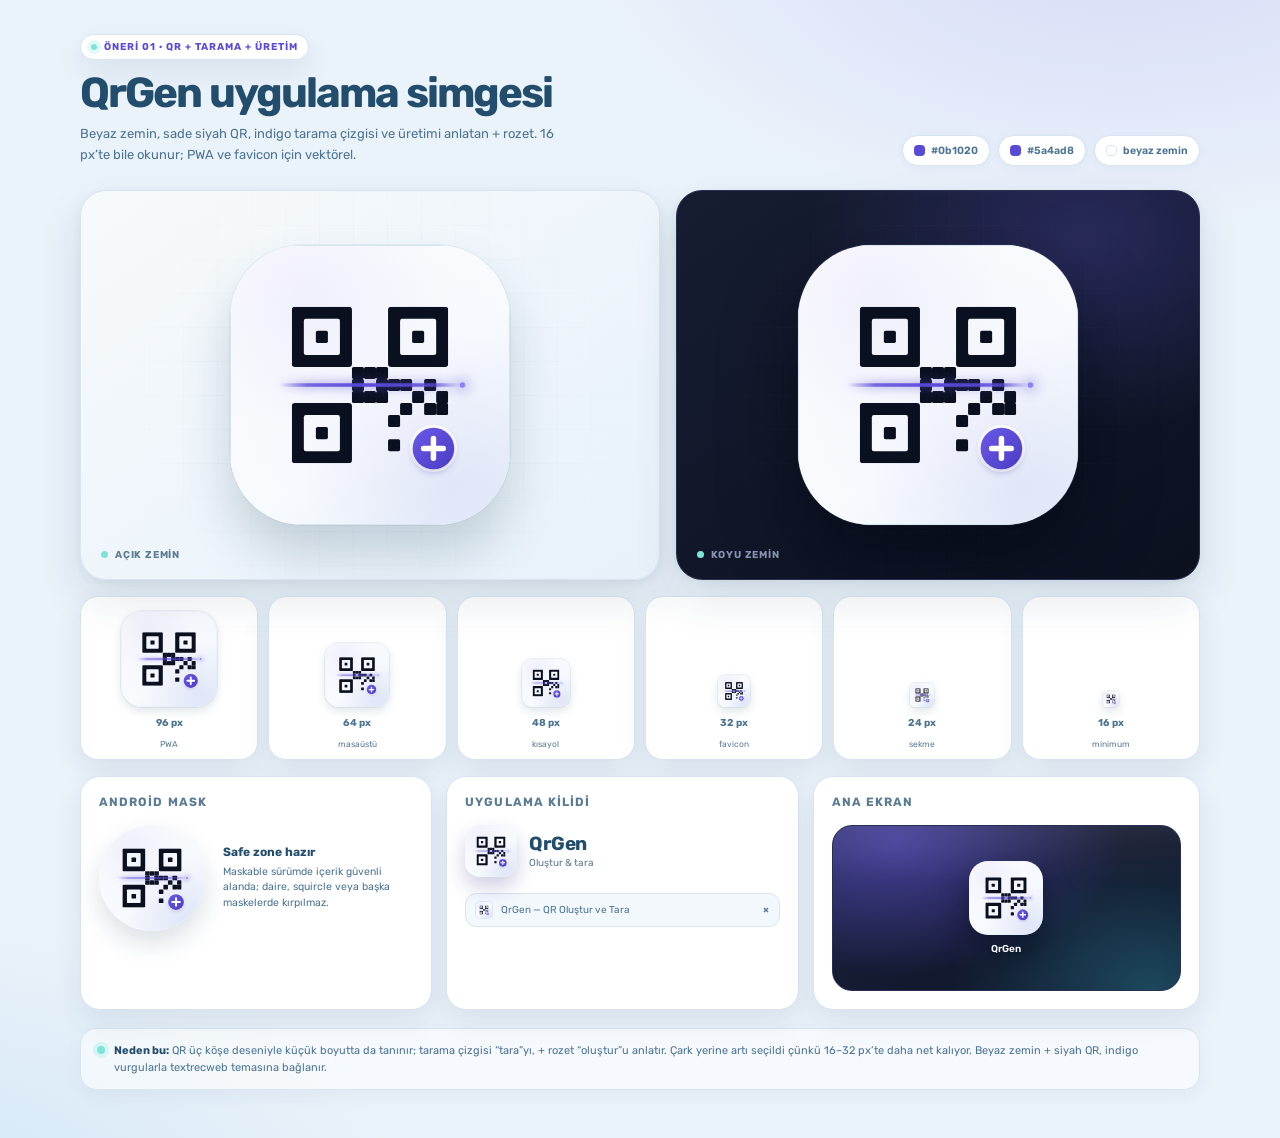
<file: mockups/icon-preview.html>
<!DOCTYPE html>
<html lang="tr">
<head>
  <meta charset="UTF-8">
  <meta name="viewport" content="width=device-width, initial-scale=1">
  <title>QrGen — Uygulama Simgesi</title>
  <style>
    @font-face {
      font-family: 'Rubik';
      src: url('../vendor/Rubik.ttf') format('truetype');
      font-weight: 100 900;
      font-display: swap;
    }

    :root {
      --primary: #5a4ad8;
      --primary-2: #6a59e8;
      --primary-soft: #ece9fc;
      --scaffold: #eaf2fa;
      --surface: #ffffff;
      --surface-2: #f3f8fd;
      --border: #d7e5f1;
      --txt: #234d6c;
      --text-2: #4c7493;
      --text-3: #5c7c94;
      --shadow: 0 20px 44px rgba(30, 64, 92, .12), 0 3px 10px rgba(30, 64, 92, .06);
      --shadow-soft: 0 12px 28px rgba(30, 64, 92, .09);
    }

    * { box-sizing: border-box; margin: 0; padding: 0; }

    body {
      min-height: 100vh;
      padding: 34px clamp(20px, 5vw, 64px) 48px;
      font-family: 'Rubik', system-ui, -apple-system, 'Segoe UI', sans-serif;
      color: var(--txt);
      background:
        radial-gradient(900px 520px at 88% -8%, rgba(106, 89, 232, .16), transparent 62%),
        radial-gradient(900px 520px at -10% 108%, rgba(84, 173, 224, .18), transparent 60%),
        var(--scaffold);
      -webkit-font-smoothing: antialiased;
    }

    .page {
      max-width: 1120px;
      margin: 0 auto;
    }

    .head {
      display: flex;
      align-items: flex-end;
      justify-content: space-between;
      gap: 20px;
      flex-wrap: wrap;
      margin-bottom: 24px;
    }

    .eyebrow {
      display: inline-flex;
      align-items: center;
      gap: 7px;
      padding: 6px 10px;
      border-radius: 999px;
      border: 1px solid var(--border);
      background: var(--surface);
      color: var(--primary);
      font-size: 10px;
      font-weight: 700;
      letter-spacing: .1em;
      text-transform: uppercase;
      box-shadow: var(--shadow-soft);
    }

    .eyebrow::before {
      content: '';
      width: 6px;
      height: 6px;
      border-radius: 50%;
      background: #7fe4d8;
      box-shadow: 0 0 0 4px rgba(127, 228, 216, .22);
    }

    h1 {
      margin-top: 11px;
      font-size: clamp(28px, 4vw, 42px);
      line-height: 1.05;
      letter-spacing: -.045em;
    }

    .sub {
      max-width: 480px;
      margin-top: 9px;
      color: var(--text-2);
      font-size: 13px;
      line-height: 1.6;
    }

    .meta {
      display: flex;
      gap: 8px;
      flex-wrap: wrap;
      justify-content: flex-end;
    }

    .chip {
      display: inline-flex;
      align-items: center;
      gap: 6px;
      padding: 8px 11px;
      border-radius: 999px;
      border: 1px solid var(--border);
      background: var(--surface);
      color: var(--text-2);
      font-size: 10.5px;
      font-weight: 600;
      box-shadow: 0 2px 8px rgba(30, 64, 92, .04);
    }

    .chip i {
      display: block;
      width: 11px;
      height: 11px;
      border-radius: 4px;
      background: #5a4ad8;
    }

    .chip i.mint { background: #5a4ad8; }
    .chip i.ice { background: #ffffff; border: 1px solid var(--border); }

    .hero {
      display: grid;
      grid-template-columns: 1.05fr .95fr;
      gap: 16px;
    }

    .stage {
      position: relative;
      min-height: 390px;
      padding: 32px;
      overflow: hidden;
      border-radius: 26px;
      border: 1px solid var(--border);
      background: linear-gradient(145deg, #f7fafc, #e7f1fa);
      box-shadow: var(--shadow);
      display: flex;
      align-items: center;
      justify-content: center;
    }

    .stage.dark {
      background:
        radial-gradient(420px 300px at 78% 12%, rgba(111, 99, 246, .24), transparent 65%),
        linear-gradient(145deg, #161d31, #0c1120);
      border-color: #263051;
    }

    .stage::before {
      content: '';
      position: absolute;
      inset: 0;
      background-image:
        linear-gradient(rgba(18, 34, 47, .035) 1px, transparent 1px),
        linear-gradient(90deg, rgba(18, 34, 47, .035) 1px, transparent 1px);
      background-size: 34px 34px;
      mask-image: radial-gradient(circle at center, #000, transparent 78%);
      pointer-events: none;
    }

    .stage.dark::before {
      background-image:
        linear-gradient(rgba(255, 255, 255, .045) 1px, transparent 1px),
        linear-gradient(90deg, rgba(255, 255, 255, .045) 1px, transparent 1px);
    }

    .icon-xl {
      position: relative;
      z-index: 1;
      width: min(280px, 62vw);
      height: auto;
      display: block;
      border-radius: 26%;
      box-shadow: 0 30px 50px rgba(30, 64, 92, .20), 0 0 0 1px rgba(30, 64, 92, .06);
    }

    .stage.dark .icon-xl {
      box-shadow: 0 36px 70px rgba(2, 5, 18, .55), 0 0 0 1px rgba(255, 255, 255, .06);
    }

    .stage-label {
      position: absolute;
      z-index: 2;
      left: 20px;
      bottom: 18px;
      display: flex;
      align-items: center;
      gap: 7px;
      font-size: 10px;
      font-weight: 700;
      letter-spacing: .08em;
      text-transform: uppercase;
      color: var(--text-3);
    }

    .stage.dark .stage-label { color: #8791b2; }

    .stage-label span {
      width: 7px;
      height: 7px;
      border-radius: 50%;
      background: #7fe4d8;
    }

    .sizes {
      margin-top: 16px;
      display: grid;
      grid-template-columns: repeat(6, minmax(0, 1fr));
      gap: 10px;
    }

    .size-card {
      min-height: 136px;
      padding: 14px 10px 10px;
      border-radius: 18px;
      border: 1px solid var(--border);
      background: var(--surface);
      box-shadow: var(--shadow-soft);
      display: flex;
      flex-direction: column;
      align-items: center;
      justify-content: flex-end;
      gap: 10px;
    }

    .size-card img { display: block; flex: 0 0 auto; border-radius: 22%; box-shadow: 0 4px 10px rgba(30, 64, 92, .14), 0 0 0 1px rgba(30, 64, 92, .06); }
    .size-card strong { font-size: 10px; font-weight: 700; color: var(--text-2); }
    .size-card small { font-size: 8.5px; color: var(--text-3); }

    .lower {
      display: grid;
      grid-template-columns: 1fr 1fr 1.1fr;
      gap: 14px;
      margin-top: 16px;
    }

    .card {
      padding: 18px;
      border-radius: 20px;
      border: 1px solid var(--border);
      background: var(--surface);
      box-shadow: var(--shadow-soft);
    }

    .card h2 {
      font-size: 12px;
      letter-spacing: .09em;
      text-transform: uppercase;
      color: var(--text-3);
      margin-bottom: 16px;
    }

    .mask-row {
      display: flex;
      align-items: center;
      gap: 18px;
    }

    .circle-mask {
      width: 106px;
      height: 106px;
      flex: 0 0 auto;
      overflow: hidden;
      border-radius: 50%;
      box-shadow: 0 12px 26px rgba(30, 64, 92, .16);
    }

    .circle-mask img { width: 100%; height: 100%; display: block; }
    .mask-copy strong { display: block; font-size: 12px; }
    .mask-copy p { margin-top: 5px; font-size: 10.5px; line-height: 1.5; color: var(--text-2); }

    .lockup {
      display: flex;
      align-items: center;
      gap: 12px;
    }

    .lockup img {
      width: 52px;
      height: 52px;
      border-radius: 15px;
      box-shadow: 0 10px 20px rgba(43, 32, 130, .22);
    }

    .lockup strong { display: block; font-size: 19px; letter-spacing: -.03em; }
    .lockup span { display: block; margin-top: 2px; font-size: 10px; color: var(--text-3); }

    .tab-mock {
      margin-top: 16px;
      display: flex;
      align-items: center;
      gap: 9px;
      padding: 8px 10px;
      border-radius: 11px;
      border: 1px solid var(--border);
      background: var(--surface-2);
    }

    .tab-mock img { width: 16px; height: 16px; border-radius: 4px; display: block; box-shadow: 0 0 0 1px var(--border); }
    .tab-mock span { font-size: 10px; color: var(--text-2); }
    .tab-mock b { margin-left: auto; font-size: 10px; color: var(--text-3); font-weight: 600; }

    .launcher {
      position: relative;
      min-height: 166px;
      overflow: hidden;
      border-radius: 20px;
      padding: 20px;
      display: flex;
      align-items: center;
      justify-content: center;
      background:
        radial-gradient(380px 220px at 18% 10%, rgba(106, 89, 232, .55), transparent 60%),
        radial-gradient(340px 240px at 92% 100%, rgba(60, 175, 204, .35), transparent 60%),
        linear-gradient(145deg, #1b2340, #0b1020);
      border: 1px solid #263051;
    }

    .launcher::before {
      content: '';
      position: absolute;
      inset: 0;
      background: linear-gradient(180deg, rgba(255, 255, 255, .08), transparent 35%);
      pointer-events: none;
    }

    .app-tile {
      position: relative;
      z-index: 1;
      display: flex;
      flex-direction: column;
      align-items: center;
      gap: 8px;
    }

    .app-tile img {
      width: 74px;
      height: 74px;
      border-radius: 19px;
      box-shadow: 0 16px 30px rgba(2, 5, 18, .45);
    }

    .app-tile span {
      color: #f4f6ff;
      font-size: 10px;
      font-weight: 600;
      letter-spacing: .01em;
      text-shadow: 0 1px 3px rgba(0, 0, 0, .35);
    }

    .note {
      margin-top: 18px;
      display: flex;
      align-items: flex-start;
      gap: 9px;
      padding: 13px 16px;
      border-radius: 16px;
      border: 1px solid var(--border);
      background: rgba(255, 255, 255, .6);
      color: var(--text-2);
      font-size: 11px;
      line-height: 1.55;
      box-shadow: 0 6px 18px rgba(30, 64, 92, .05);
    }

    .note strong { color: var(--txt); }
    .note-dot {
      width: 8px;
      height: 8px;
      flex: 0 0 auto;
      margin-top: 4px;
      border-radius: 50%;
      background: #7fe4d8;
      box-shadow: 0 0 0 4px rgba(127, 228, 216, .24);
    }

    @media (max-width: 900px) {
      .hero { grid-template-columns: 1fr; }
      .stage { min-height: 300px; }
      .sizes { grid-template-columns: repeat(3, minmax(0, 1fr)); }
      .lower { grid-template-columns: 1fr 1fr; }
      .lower .card:last-child { grid-column: 1 / -1; }
    }

    @media (max-width: 620px) {
      body { padding: 22px 15px 34px; }
      .head { align-items: flex-start; }
      .meta { justify-content: flex-start; }
      .stage { min-height: 260px; padding: 22px; }
      .icon-xl { width: min(230px, 68vw); }
      .sizes { grid-template-columns: repeat(2, minmax(0, 1fr)); }
      .lower { grid-template-columns: 1fr; }
      .lower .card:last-child { grid-column: auto; }
    }
  </style>
</head>
<body>
  <main class="page">
    <header class="head">
      <div>
        <span class="eyebrow">Öneri 01 · QR + tarama + üretim</span>
        <h1>QrGen uygulama simgesi</h1>
        <p class="sub">Beyaz zemin, sade siyah QR, indigo tarama çizgisi ve üretimi anlatan + rozet. 16 px’te bile okunur; PWA ve favicon için vektörel.</p>
      </div>
      <div class="meta">
        <span class="chip"><i></i> #0b1020</span>
        <span class="chip"><i class="mint"></i> #5a4ad8</span>
        <span class="chip"><i class="ice"></i> beyaz zemin</span>
      </div>
    </header>

    <section class="hero" aria-label="Büyük simge önizlemesi">
      <div class="stage">
        <img class="icon-xl" src="../assets/icon.svg" alt="QrGen uygulama simgesi">
        <span class="stage-label"><span></span> Açık zemin</span>
      </div>
      <div class="stage dark">
        <img class="icon-xl" src="../assets/icon.svg" alt="QrGen uygulama simgesi">
        <span class="stage-label"><span></span> Koyu zemin</span>
      </div>
    </section>

    <section class="sizes" aria-label="Farklı boyutlar">
      <div class="size-card"><img src="../assets/icon.svg" width="96" height="96" alt=""><strong>96 px</strong><small>PWA</small></div>
      <div class="size-card"><img src="../assets/icon.svg" width="64" height="64" alt=""><strong>64 px</strong><small>masaüstü</small></div>
      <div class="size-card"><img src="../assets/icon.svg" width="48" height="48" alt=""><strong>48 px</strong><small>kısayol</small></div>
      <div class="size-card"><img src="../assets/icon.svg" width="32" height="32" alt=""><strong>32 px</strong><small>favicon</small></div>
      <div class="size-card"><img src="../assets/icon.svg" width="24" height="24" alt=""><strong>24 px</strong><small>sekme</small></div>
      <div class="size-card"><img src="../assets/icon.svg" width="16" height="16" alt=""><strong>16 px</strong><small>minimum</small></div>
    </section>

    <section class="lower">
      <div class="card">
        <h2>Android mask</h2>
        <div class="mask-row">
          <div class="circle-mask">
            <img src="../assets/icon-maskable.svg" alt="Daire maskeli QrGen simgesi">
          </div>
          <div class="mask-copy">
            <strong>Safe zone hazır</strong>
            <p>Maskable sürümde içerik güvenli alanda; daire, squircle veya başka maskelerde kırpılmaz.</p>
          </div>
        </div>
      </div>
      <div class="card">
        <h2>Uygulama kilidi</h2>
        <div class="lockup">
          <img src="../assets/icon.svg" alt="">
          <div>
            <strong>QrGen</strong>
            <span>Oluştur &amp; tara</span>
          </div>
        </div>
        <div class="tab-mock">
          <img src="../assets/icon.svg" alt="">
          <span>QrGen — QR Oluştur ve Tara</span>
          <b>×</b>
        </div>
      </div>
      <div class="card">
        <h2>Ana ekran</h2>
        <div class="launcher">
          <div class="app-tile">
            <img src="../assets/icon.svg" alt="">
            <span>QrGen</span>
          </div>
        </div>
      </div>
    </section>

    <p class="note"><span class="note-dot"></span><span><strong>Neden bu:</strong> QR üç köşe deseniyle küçük boyutta da tanınır; tarama çizgisi “tara”yı, + rozet “oluştur”u anlatır. Çark yerine artı seçildi çünkü 16–32 px’te daha net kalıyor. Beyaz zemin + siyah QR, indigo vurgularla textrecweb temasına bağlanır.</span></p>
  </main>
</body>
</html>
</file>
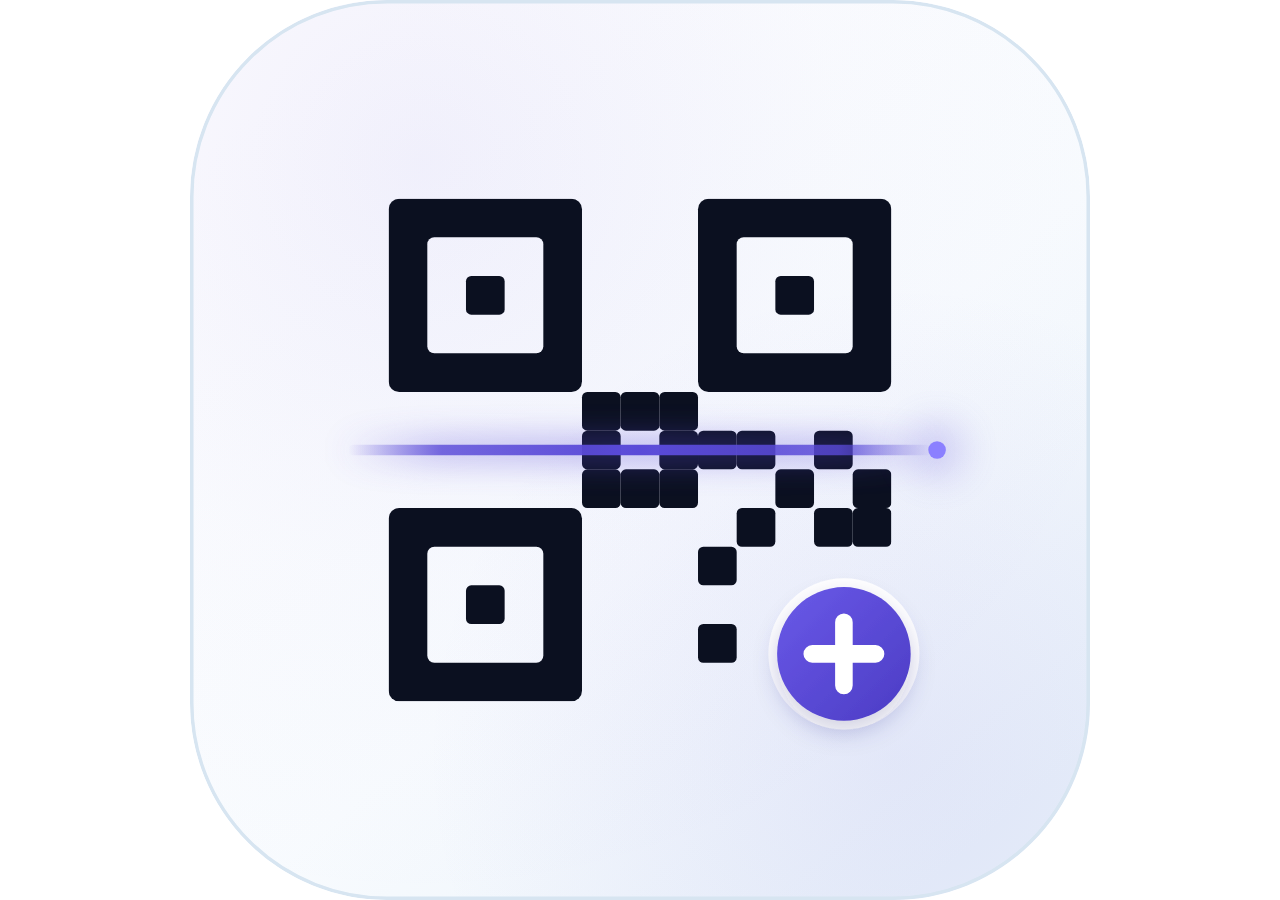
<file: mockups/icon-render.html>
<!DOCTYPE html>
<html lang="tr">
<head>
  <meta charset="UTF-8">
  <meta name="viewport" content="width=device-width, initial-scale=1">
  <title>Icon Render</title>
  <style>
    html, body { width: 100%; height: 100%; margin: 0; padding: 0; overflow: hidden; background: transparent; }
    img { display: block; width: 100vw; height: 100vh; object-fit: contain; }
  </style>
</head>
<body>
  <img id="icon" alt="">
  <script>
    const params = new URLSearchParams(window.location.search);
    document.getElementById('icon').src = '../assets/' + (params.get('file') || 'icon.svg');
  </script>
</body>
</html>
</file>
<file: style.css>
﻿@import url('design-system/theme.css');

* { box-sizing: border-box; margin: 0; padding: 0; }

[hidden] { display: none !important; }

html { height: 100%; }

body {
  height: 100%;
  overflow: hidden;
  overscroll-behavior-y: none;
  font-family: 'Rubik', system-ui, -apple-system, 'Segoe UI', sans-serif;
  color: var(--txt);
  background-color: var(--scaffold);
  background-image:
    radial-gradient(900px 520px at 88% -8%, var(--glow-1), transparent 62%),
    radial-gradient(900px 520px at -10% 108%, var(--glow-2), transparent 60%);
  -webkit-font-smoothing: antialiased;
}

button, input, select, textarea {
  font: inherit;
  color: inherit;
}

button { cursor: pointer; }

a { color: var(--primary); }

button:focus-visible,
a:focus-visible,
input:focus-visible,
select:focus-visible,
textarea:focus-visible,
summary:focus-visible {
  outline: 2px solid var(--primary);
  outline-offset: 2px;
}

.ic {
  width: 20px;
  height: 20px;
  flex: 0 0 auto;
  fill: none;
  stroke: currentColor;
  stroke-width: 1.8;
  stroke-linecap: round;
  stroke-linejoin: round;
}

.ic.wa { fill: currentColor; stroke: none; }

.file-input {
  position: absolute;
  width: 1px;
  height: 1px;
  padding: 0;
  margin: -1px;
  overflow: hidden;
  clip: rect(0, 0, 0, 0);
  clip-path: inset(50%);
  white-space: nowrap;
  border: 0;
}

.file-label { width: 100%; min-height: 48px; cursor: pointer; }
.file-label .ic, .file-label span { pointer-events: none; }
.label-mobile { display: none; }

.sprite {
  position: absolute;
  width: 0;
  height: 0;
  overflow: hidden;
}

#app {
  position: fixed;
  inset: 0;
  max-width: 1180px;
  margin: 0 auto;
  overflow: hidden;
  display: flex;
  flex-direction: column;
}

#main {
  flex: 1 1 auto;
  min-height: 0;
  overflow-y: auto;
  overflow-anchor: none;
  -webkit-overflow-scrolling: touch;
  overscroll-behavior-y: contain;
  display: flex;
  flex-direction: column;
}

/* App bar */

.appbar {
  position: relative;
  flex: 0 0 auto;
  z-index: 40;
  height: calc(56px + env(safe-area-inset-top, 0px));
  padding: env(safe-area-inset-top, 0px) 12px 0;
  display: flex;
  align-items: center;
  gap: 10px;
  background: var(--appbar);
  color: var(--appbar-fg);
  border-bottom: 1px solid var(--border);
  box-shadow: 0 1px 3px rgba(18, 34, 47, .05);
}

#appbarTitle {
  position: absolute;
  left: 50%;
  top: calc(50% + env(safe-area-inset-top, 0px) / 2);
  transform: translate(-50%, -50%);
  max-width: calc(100% - 112px);
  font-size: 17px;
  font-weight: 700;
  white-space: nowrap;
  overflow: hidden;
  text-overflow: ellipsis;
}

.icon-btn {
  width: 40px;
  height: 40px;
  border: 0;
  border-radius: 50%;
  background: none;
  color: var(--appbar-fg);
  display: grid;
  place-items: center;
  transition: background .16s ease, color .16s ease;
}

.icon-btn:hover { background: var(--hover-soft); color: var(--primary); }

.bsy-btn {
  width: 34px;
  height: 34px;
  flex: 0 0 auto;
  border-radius: 50%;
  overflow: hidden;
  display: grid;
  place-items: center;
  box-shadow: 0 3px 8px rgba(30, 64, 92, .18);
}

.bsy-btn img { width: 100%; height: 100%; display: block; object-fit: cover; }

/* Shared view */

.view {
  flex: 1;
  padding: 22px clamp(16px, 4vw, 48px) 34px;
}

.view-head {
  max-width: 820px;
  margin: 0 auto 18px;
}

.view-head h2 {
  margin: 7px 0 6px;
  font-size: clamp(24px, 3.4vw, 34px);
  letter-spacing: -.035em;
  line-height: 1.08;
}

.view-head p { color: var(--text-2); font-size: 13px; line-height: 1.6; }

.eyebrow {
  display: inline-flex;
  align-items: center;
  gap: 6px;
  font-size: 9.5px;
  font-weight: 700;
  letter-spacing: .12em;
  text-transform: uppercase;
  color: var(--text-3);
}

.eyebrow-dot {
  width: 6px;
  height: 6px;
  border-radius: 50%;
  background: var(--primary);
  box-shadow: 0 0 0 4px var(--primary-soft);
}

.panel {
  background: var(--surface);
  border: 1px solid var(--border);
  border-radius: 20px;
  box-shadow: var(--shadow-card);
}

/* Home */

.home-top {
  max-width: 1000px;
  margin: 0 auto;
  display: grid;
  grid-template-columns: 1.02fr .98fr;
  align-items: center;
  gap: clamp(26px, 5vw, 76px);
  min-height: 470px;
}

.hero-card {
  --hero-pad: 16px;
  position: relative;
  width: clamp(240px, 26vw, 330px);
  height: auto;
  aspect-ratio: 1;
  margin: 0 auto;
  padding: var(--hero-pad);
  overflow: hidden;
  border-radius: 22px;
  background: #ffffff;
  border: 1px solid #1c1c1c;
  box-shadow: 0 24px 50px -20px rgba(20, 40, 58, .5);
}

.hero-card .hero-qr {
  position: absolute;
  inset: var(--hero-pad);
  width: auto;
  height: auto;
}

.hero-card .hero-qr canvas {
  width: 100% !important;
  height: 100% !important;
}

.qr-target { position: relative; width: 100%; }

.qr-target canvas,
.qr-target svg {
  display: block;
  width: 100% !important;
  height: auto !important;
}

.corner {
  position: absolute;
  width: 34px;
  height: 34px;
  border: 3px solid var(--red);
  pointer-events: none;
}

.corner.tl { top: 8px; left: 8px; border-right: 0; border-bottom: 0; border-radius: 5px 0 0 0; }
.corner.tr { top: 8px; right: 8px; border-left: 0; border-bottom: 0; border-radius: 0 5px 0 0; }
.corner.bl { bottom: 8px; left: 8px; border-right: 0; border-top: 0; border-radius: 0 0 0 5px; }
.corner.br { bottom: 8px; right: 8px; border-left: 0; border-top: 0; border-radius: 0 0 5px 0; }

.scan-sweep {
  position: absolute;
  left: 12px;
  right: 12px;
  top: 20px;
  height: 3px;
  border-radius: 3px;
  background: linear-gradient(90deg, transparent, var(--red) 18%, var(--red) 82%, transparent);
  box-shadow: 0 0 16px var(--red);
  animation: sweep 3.4s ease-in-out infinite;
  pointer-events: none;
}

@keyframes sweep {
  0%, 100% { top: 20px; }
  50% { top: calc(100% - 24px); }
}

.home-copy h2 {
  margin: 8px 0 10px;
  font-size: clamp(32px, 4.4vw, 52px);
  line-height: 1.02;
  letter-spacing: -.05em;
}

.home-copy > p {
  max-width: 470px;
  color: var(--text-2);
  font-size: 14px;
  line-height: 1.7;
}

.home-actions {
  display: flex;
  flex-direction: column;
  gap: 10px;
  max-width: 360px;
  margin-top: 18px;
}

.action-btn {
  width: 100%;
  min-height: 58px;
  padding: 10px 13px;
  border-radius: 16px;
  display: flex;
  align-items: center;
  gap: 11px;
  text-align: left;
  transition: transform .16s ease, filter .16s ease, box-shadow .16s ease;
}

.action-btn:hover { transform: translateY(-1px); filter: brightness(1.03); }
.action-btn:active { transform: translateY(0) scale(.995); }

.action-btn.primary {
  color: #fff;
  background: var(--btn-grad);
  box-shadow: 0 12px 24px -12px rgba(90, 74, 216, .7);
}

.action-btn.secondary {
  color: var(--txt);
  background: var(--surface);
  border: 1px solid var(--border);
  box-shadow: var(--shadow-card);
}

.action-icon {
  width: 38px;
  height: 38px;
  flex: 0 0 auto;
  border-radius: 12px;
  display: grid;
  place-items: center;
}

.action-btn.primary .action-icon { background: rgba(255, 255, 255, .16); color: #fff; }
.action-btn.secondary .action-icon { background: var(--primary-soft); color: var(--primary); }
.action-text strong { font-size: 14px; font-weight: 700; }
.action-btn .chevron { margin-left: auto; width: 16px; height: 16px; opacity: .7; }

.feature-pills {
  display: flex;
  flex-wrap: wrap;
  gap: 7px;
  margin-top: 16px;
}

.feature-pill {
  display: inline-flex;
  align-items: center;
  gap: 5px;
  padding: 6px 9px;
  border-radius: 999px;
  background: var(--surface);
  border: 1px solid var(--border);
  color: var(--text-2);
  font-size: 9.5px;
  font-weight: 600;
}

.feature-pill .ic { width: 12px; height: 12px; color: var(--primary); }

.demo-section {
  max-width: 1180px;
  margin: 34px auto 0;
}

.section-head {
  display: flex;
  align-items: flex-end;
  justify-content: space-between;
  gap: 14px;
  margin: 0 4px 14px;
}

.section-head h2 {
  margin-top: 5px;
  font-size: 20px;
  letter-spacing: -.025em;
}

.section-head p {
  max-width: 360px;
  color: var(--text-2);
  font-size: 11.5px;
  line-height: 1.5;
  text-align: right;
}

.demo-grid {
  display: grid;
  grid-template-columns: repeat(3, minmax(0, 1fr));
  gap: 14px;
}

.demo-card {
  display: flex;
  flex-direction: column;
  gap: 12px;
  padding: 14px;
  border-radius: 20px;
  background: var(--surface);
  border: 1px solid var(--border);
  box-shadow: var(--shadow-card);
}

.demo-card-phone { border-color: color-mix(in srgb, var(--primary) 28%, var(--border)); }
.demo-card-both { border-color: color-mix(in srgb, var(--primary) 18%, var(--border)); }

.demo-qr {
  width: 100%;
  max-width: 190px;
  margin: 0 auto;
  padding: 9px;
  border-radius: 15px;
  background: #fff;
  box-shadow: inset 0 0 0 1px rgba(20, 40, 58, .08);
}

.demo-qr canvas,
.demo-qr svg {
  display: block;
  width: 100% !important;
  height: auto !important;
}

.demo-body { display: flex; flex-direction: column; gap: 5px; }
.demo-body h3 { font-size: 14px; letter-spacing: -.01em; }
.demo-body p { color: var(--text-2); font-size: 10.5px; line-height: 1.4; word-break: break-word; }

.badge {
  align-self: flex-start;
  display: inline-flex;
  align-items: center;
  gap: 4px;
  padding: 4px 7px;
  border-radius: 999px;
  background: var(--primary-soft);
  color: var(--primary);
  font-size: 8.5px;
  font-weight: 700;
  letter-spacing: .06em;
  text-transform: uppercase;
}

.badge.phone { background: var(--primary-soft); }
.badge.mixed { background: rgba(47, 121, 164, .12); color: var(--ice); }
.badge.green { background: rgba(12, 122, 77, .1); color: var(--success); }
.badge .ic { width: 9px; height: 9px; }
html[data-theme="dark"] .badge.green { background: rgba(47, 210, 127, .12); }

.demo-actions {
  display: grid;
  grid-template-columns: 1fr 1fr;
  gap: 7px;
  margin-top: auto;
}

.demo-action {
  min-height: 40px;
  padding: 0 9px;
  border-radius: 11px;
  border: 1px solid var(--border);
  background: var(--surface-2);
  color: var(--txt);
  display: inline-flex;
  align-items: center;
  justify-content: center;
  gap: 5px;
  font-size: 10px;
  font-weight: 700;
  text-decoration: none;
  transition: filter .16s ease, transform .16s ease, border-color .16s ease;
}

.demo-action:hover { filter: brightness(1.03); transform: translateY(-1px); }
.demo-action .ic { width: 14px; height: 14px; }
.demo-action.primary { background: var(--btn-grad); color: #fff; border-color: transparent; }
.demo-action.wa { color: var(--wa); background: rgba(37, 211, 102, .08); border-color: rgba(37, 211, 102, .24); }
.demo-action.wide { grid-column: 1 / -1; }
.demo-action:disabled { opacity: 1; cursor: default; pointer-events: none; }
.demo-action:disabled:hover { transform: none; filter: none; }

.home-foot {
  max-width: 1000px;
  margin: 28px auto 0;
  display: flex;
  align-items: center;
  justify-content: center;
  gap: 6px;
  color: var(--text-3);
  font-size: 10px;
  text-align: center;
}

.home-foot .ic { width: 12px; height: 12px; }

/* Generate */

.generate-layout {
  max-width: 1000px;
  margin: 0 auto;
  display: grid;
  grid-template-columns: 1.08fr .92fr;
  gap: 16px;
  align-items: start;
}

.generate-layout > * { min-width: 0; }

.generate-form { padding: 16px; }
.preview-panel { position: sticky; top: 76px; padding: 16px; }

.type-chips,
.custom-row,
.form-actions,
.logo-row { min-width: 0; }

.logo-row input[type="file"] { min-width: 0; max-width: 100%; }

.preview-qr canvas,
.preview-qr svg {
  display: block;
  width: 100% !important;
  max-width: 100%;
  height: auto !important;
  aspect-ratio: 1;
}

.type-chips { display: flex; flex-wrap: wrap; gap: 6px; margin-bottom: 15px; }

.chip {
  padding: 8px 11px;
  border-radius: 999px;
  border: 1px solid var(--border);
  background: var(--surface);
  color: var(--text-2);
  font-size: 11px;
  font-weight: 600;
  transition: background .16s ease, color .16s ease, border-color .16s ease;
}

.chip.active {
  color: var(--primary);
  border-color: var(--primary);
  background: var(--primary-soft);
}

.field-group { display: flex; flex-direction: column; gap: 6px; margin-bottom: 13px; }

.field-group label,
.custom-field > label {
  font-size: 9.5px;
  font-weight: 700;
  letter-spacing: .09em;
  text-transform: uppercase;
  color: var(--text-3);
}

.label-optional {
  font-weight: 500;
  letter-spacing: 0;
  text-transform: none;
  color: var(--text-3);
  opacity: .8;
}

.field-group input,
.field-group textarea,
.field-group select,
.custom-field select {
  width: 100%;
  border: 1px solid var(--border);
  border-radius: 12px;
  background: var(--surface-2);
  color: var(--txt);
  padding: 10px 12px;
  font-size: 12.5px;
  outline: none;
  transition: border-color .16s ease, box-shadow .16s ease;
}

.field-group textarea { resize: vertical; min-height: 72px; }

.field-group input:focus,
.field-group textarea:focus,
.field-group select:focus,
.custom-field select:focus {
  border-color: var(--primary);
  box-shadow: 0 0 0 3px var(--primary-soft);
}

.check-row {
  display: flex !important;
  align-items: center;
  gap: 8px;
  padding: 4px 0;
  font-size: 12px !important;
  font-weight: 500 !important;
  letter-spacing: 0 !important;
  text-transform: none !important;
  color: var(--text-2) !important;
}

.check-row input { width: auto; accent-color: var(--primary); }

.custom-row {
  display: flex;
  flex-wrap: wrap;
  gap: 12px;
  margin-top: 15px;
  padding-top: 15px;
  border-top: 1px solid var(--border);
}

.custom-field {
  display: flex;
  flex-direction: column;
  gap: 6px;
  flex: 1 1 90px;
  min-width: 88px;
}

.custom-logo { flex: 2 1 180px; }
.custom-field input[type="color"] {
  width: 100%;
  height: 38px;
  padding: 3px;
  border: 1px solid var(--border);
  border-radius: 10px;
  background: var(--surface-2);
  cursor: pointer;
}

.custom-field input[type="color"]::-webkit-color-swatch-wrapper { padding: 0; }
.custom-field input[type="color"]::-webkit-color-swatch { border: 0; border-radius: 7px; }
.custom-field input[type="color"]::-moz-color-swatch { border: 0; border-radius: 7px; }

.logo-row { display: flex; align-items: center; gap: 6px; flex-wrap: wrap; }
.logo-row input[type="file"] { min-width: 0; font-size: 10px; color: var(--text-2); }

.mini-link {
  border: 0;
  background: none;
  color: var(--red);
  font-size: 10px;
  font-weight: 700;
  padding: 4px 0;
}

.form-actions {
  display: flex;
  flex-wrap: wrap;
  gap: 7px;
  margin-top: 16px;
}

.btn-primary,
.btn-soft {
  min-height: 44px;
  padding: 0 13px;
  border-radius: 13px;
  display: inline-flex;
  align-items: center;
  justify-content: center;
  gap: 7px;
  font-size: 11.5px;
  font-weight: 700;
  text-decoration: none;
  transition: filter .16s ease, transform .16s ease;
}

.btn-primary {
  background: var(--btn-grad);
  color: #fff;
  border: 1px solid transparent;
  box-shadow: 0 10px 22px -12px rgba(90, 74, 216, .7);
}

.btn-primary .ic { width: 16px; height: 16px; }
.btn-primary:hover { filter: brightness(1.05); }
.btn-primary:active { transform: scale(.995); }

.btn-soft {
  background: var(--surface);
  color: var(--txt);
  border: 1px solid var(--border);
  box-shadow: 0 2px 8px rgba(30, 64, 92, .05);
}

.btn-soft .ic { width: 15px; height: 15px; color: var(--text-2); }
.btn-soft:hover { color: var(--primary); border-color: var(--primary); }
.btn-soft:hover .ic { color: var(--primary); }

.btn-primary:disabled,
.btn-soft:disabled {
  opacity: .4;
  pointer-events: none;
}

#downloadPng { flex: 1 1 140px; }
#downloadSvg, #copyQr, #shareQr { flex: 0 1 auto; }

.preview-head {
  display: flex;
  align-items: center;
  justify-content: space-between;
  gap: 8px;
  margin-bottom: 12px;
}

.preview-stage {
  display: flex;
  align-items: center;
  justify-content: center;
  min-height: 280px;
  padding: 16px;
  border: 1px solid var(--border);
  border-radius: 16px;
  background: var(--surface-2);
}

.preview-qr { width: min(300px, 100%); margin: 0 auto; }

.qr-placeholder {
  width: 100%;
  min-height: 248px;
  border: 1px dashed var(--border-2);
  border-radius: 14px;
  display: flex;
  flex-direction: column;
  align-items: center;
  justify-content: center;
  gap: 8px;
  color: var(--text-3);
  font-size: 11px;
  background: var(--surface);
}

.qr-placeholder .ic { width: 30px; height: 30px; color: var(--text-3); }

.preview-meta { margin-top: 12px; min-width: 0; }
.preview-meta strong { display: block; font-size: 12px; }
.preview-meta p {
  margin-top: 3px;
  font-size: 10.5px;
  line-height: 1.45;
  color: var(--text-2);
  word-break: break-word;
}

.form-error { margin-top: 9px; color: var(--red); font-size: 10.5px; line-height: 1.4; }

/* Scan */

.scan-layout {
  max-width: 1000px;
  margin: 0 auto;
  display: grid;
  grid-template-columns: 1.25fr .75fr;
  gap: 16px;
  align-items: start;
}

.scan-stage-wrap { min-width: 0; }

.camera-stage {
  position: relative;
  width: 100%;
  aspect-ratio: 4 / 3;
  overflow: hidden;
  border-radius: 20px;
  border: 1px solid rgba(255, 255, 255, .10);
  background:
    radial-gradient(280px 260px at 24% 16%, rgba(106, 89, 232, .42), transparent 60%),
    radial-gradient(320px 260px at 84% 82%, rgba(84, 173, 224, .28), transparent 62%),
    linear-gradient(145deg, #243054 0%, #111a31 48%, #070c18 100%);
  box-shadow: inset 0 0 80px rgba(2, 5, 18, .55);
  cursor: default;
}

#scanVideo {
  width: 100%;
  height: 100%;
  object-fit: cover;
  display: block;
}

#scanVideo.mirrored {
  transform: scaleX(-1);
}

.camera-placeholder {
  position: absolute;
  inset: 0;
  display: flex;
  flex-direction: column;
  align-items: center;
  justify-content: center;
  gap: 8px;
  padding: 24px;
  text-align: center;
  color: #fff;
  cursor: pointer;
  background:
    radial-gradient(300px 200px at 50% 10%, rgba(106, 89, 232, .32), transparent 65%),
    linear-gradient(145deg, #1b2444, #080d1a);
  transition: background .18s ease;
}

.camera-placeholder:hover {
  background:
    radial-gradient(320px 220px at 50% 10%, rgba(106, 89, 232, .4), transparent 65%),
    linear-gradient(145deg, #202b51, #090f1f);
}

.camera-placeholder:focus-visible {
  outline: 2px solid var(--primary-2);
  outline-offset: -4px;
}

.placeholder-icon {
  width: 54px;
  height: 54px;
  border-radius: 16px;
  display: grid;
  place-items: center;
  background: rgba(255, 255, 255, .10);
  border: 1px solid rgba(255, 255, 255, .16);
  color: #fff;
}

.placeholder-icon .ic { width: 26px; height: 26px; }
.camera-placeholder h3 { font-size: 16px; margin-top: 4px; }
.camera-placeholder p { max-width: 270px; font-size: 11px; line-height: 1.5; color: rgba(255, 255, 255, .65); }

html[data-theme="light"] .camera-stage {
  border-color: var(--border);
  background:
    radial-gradient(280px 260px at 24% 16%, rgba(106, 89, 232, .18), transparent 60%),
    radial-gradient(320px 260px at 84% 82%, rgba(84, 173, 224, .16), transparent 62%),
    linear-gradient(145deg, #f8fbff 0%, #eef4fc 48%, #e5eef9 100%);
  box-shadow: inset 0 0 80px rgba(30, 64, 92, .06);
}

html[data-theme="light"] .camera-placeholder {
  color: var(--txt);
  background:
    radial-gradient(300px 200px at 50% 10%, rgba(106, 89, 232, .13), transparent 65%),
    linear-gradient(145deg, #f8fbff, #edf4fb);
}

html[data-theme="light"] .camera-placeholder:hover {
  background:
    radial-gradient(320px 220px at 50% 10%, rgba(106, 89, 232, .19), transparent 65%),
    linear-gradient(145deg, #ffffff, #e9f1fa);
}

html[data-theme="light"] .placeholder-icon {
  background: var(--surface);
  border-color: var(--border-2);
  color: var(--primary);
  box-shadow: 0 8px 24px rgba(30, 64, 92, .1);
}

html[data-theme="light"] .camera-placeholder h3 { color: var(--txt); }
html[data-theme="light"] .camera-placeholder p { color: var(--text-2); }

.camera-overlay { position: absolute; inset: 0; pointer-events: none; }

.camera-hud {
  position: absolute;
  top: 12px;
  left: 12px;
  right: 12px;
  display: flex;
  align-items: center;
  justify-content: space-between;
  gap: 8px;
}

.hud-pill {
  display: inline-flex;
  align-items: center;
  gap: 6px;
  padding: 6px 9px;
  border-radius: 999px;
  border: 1px solid rgba(255, 255, 255, .16);
  background: rgba(8, 13, 26, .56);
  color: #fff;
  font-size: 9.5px;
  font-weight: 600;
  backdrop-filter: blur(12px);
}

.hud-pill .dot {
  width: 6px;
  height: 6px;
  border-radius: 50%;
  background: #4ade80;
  box-shadow: 0 0 8px rgba(74, 222, 128, .8);
}

.hud-actions { display: flex; gap: 6px; }

.cam-btn {
  width: 38px;
  height: 38px;
  border-radius: 50%;
  display: grid;
  place-items: center;
  border: 1px solid rgba(255, 255, 255, .16);
  background: rgba(8, 13, 26, .56);
  color: #fff;
  backdrop-filter: blur(12px);
  pointer-events: auto;
  transition: background .16s ease, border-color .16s ease;
}

.cam-btn .ic { width: 17px; height: 17px; }
.cam-btn.active { background: var(--primary); border-color: var(--primary); box-shadow: 0 0 0 3px rgba(139, 128, 255, .22); }

.scan-frame {
  position: absolute;
  top: 50%;
  left: 50%;
  width: min(228px, 62%);
  aspect-ratio: 1;
  transform: translate(-50%, -50%);
}

.frame-corner { position: absolute; width: 34px; height: 34px; border: 3px solid #fff; }
.frame-corner.tl { top: 0; left: 0; border-right: 0; border-bottom: 0; border-radius: 8px 0 0 0; }
.frame-corner.tr { top: 0; right: 0; border-left: 0; border-bottom: 0; border-radius: 0 8px 0 0; }
.frame-corner.bl { bottom: 0; left: 0; border-right: 0; border-top: 0; border-radius: 0 0 0 8px; }
.frame-corner.br { bottom: 0; right: 0; border-left: 0; border-top: 0; border-radius: 0 0 8px 0; }

.frame-line {
  position: absolute;
  left: 9px;
  right: 9px;
  top: 12px;
  height: 2px;
  background: linear-gradient(90deg, transparent, #a99fff, #8b80ff, #a99fff, transparent);
  box-shadow: 0 0 18px #8b80ff;
  animation: frameScan 3s ease-in-out infinite;
}

@keyframes frameScan {
  0%, 100% { top: 12px; }
  50% { top: calc(100% - 14px); }
}

.zoom-wrap {
  position: absolute;
  bottom: 12px;
  left: 50%;
  transform: translateX(-50%);
  display: flex;
  align-items: center;
  gap: 7px;
  padding: 6px 9px;
  border-radius: 999px;
  border: 1px solid rgba(255, 255, 255, .16);
  background: rgba(8, 13, 26, .56);
  color: #fff;
  font-size: 9.5px;
  font-weight: 600;
  backdrop-filter: blur(12px);
  pointer-events: auto;
}

.zoom-label { min-width: 24px; text-align: center; }

#zoomRange {
  width: 96px;
  accent-color: var(--primary-2);
  cursor: pointer;
}

.camera-error {
  position: absolute;
  z-index: 6;
  left: 12px;
  right: 12px;
  bottom: 12px;
  padding: 10px 12px;
  border-radius: 12px;
  background: rgba(120, 24, 38, .88);
  border: 1px solid rgba(255, 255, 255, .16);
  color: #fff;
  font-size: 10.5px;
  line-height: 1.45;
  backdrop-filter: blur(8px);
}

.scan-side { padding: 18px; display: flex; flex-direction: column; gap: 16px; }
.scan-copy h2 { margin: 7px 0 7px; font-size: 23px; letter-spacing: -.035em; }
.scan-copy p { color: var(--text-2); font-size: 12.5px; line-height: 1.6; }
.scan-caption { display: none; }

.scan-actions { display: grid; gap: 8px; }
.scan-actions .btn-primary,
.scan-actions .btn-soft { width: 100%; }

.drop-zone {
  display: flex;
  align-items: center;
  justify-content: center;
  gap: 8px;
  padding: 18px;
  border: 1px dashed var(--border-2);
  border-radius: 14px;
  background: var(--surface-2);
  color: var(--text-3);
  font-size: 11px;
  text-align: center;
  transition: background .16s ease, border-color .16s ease, color .16s ease;
}

.drop-zone .ic { width: 17px; height: 17px; }
.drop-zone.dragover { border-color: var(--primary); background: var(--primary-soft); color: var(--primary); }

.scan-note { font-size: 9.5px; line-height: 1.45; color: var(--text-3); }

/* Result */

#resultContent { max-width: 820px; margin: 0 auto; }

.result-page {
  width: 100%;
  display: flex;
  flex-direction: column;
  gap: 16px;
}

.result-page .result-head,
.result-page .result-card,
.result-page .quick-grid,
.result-page .btn-full,
.result-page .rescan {
  margin-top: 0;
  margin-bottom: 0;
}

.result-page .rescan { margin: 10px auto 0; }

.result-head {
  display: flex;
  align-items: flex-start;
  justify-content: space-between;
  gap: 12px;
  margin-bottom: 14px;
}

.result-head h2 { margin: 6px 0 0; font-size: 24px; letter-spacing: -.035em; }

.result-card {
  padding: 16px;
  border-radius: 20px;
  background: var(--surface);
  border: 1px solid var(--border);
  box-shadow: var(--shadow-card);
  margin-bottom: 12px;
}

.result-site {
  display: flex;
  align-items: center;
  gap: 11px;
  min-width: 0;
}

.result-icon {
  width: 46px;
  height: 46px;
  flex: 0 0 auto;
  border-radius: 14px;
  display: grid;
  place-items: center;
  color: var(--primary);
  background: var(--primary-soft);
}

.result-icon .ic { width: 22px; height: 22px; }
.result-site-copy { min-width: 0; }
.result-site-copy strong { display: block; font-size: 13px; }
.result-site-copy span { display: block; margin-top: 2px; color: var(--text-2); font-size: 10.5px; word-break: break-all; }

.result-rows { display: flex; flex-direction: column; gap: 9px; }

.result-row {
  display: flex;
  align-items: flex-start;
  gap: 10px;
  min-width: 0;
}

.result-label {
  flex: 0 0 78px;
  font-size: 9px;
  font-weight: 700;
  letter-spacing: .08em;
  text-transform: uppercase;
  color: var(--text-3);
  padding-top: 2px;
}

.result-value {
  min-width: 0;
  font-size: 12px;
  line-height: 1.5;
  font-weight: 600;
  word-break: break-word;
  text-decoration: none;
}

.result-value a {
  color: inherit;
  text-decoration: none;
}

.quick-grid {
  display: grid;
  grid-template-columns: 1fr 1fr;
  gap: 8px;
  margin-bottom: 10px;
}

.quick-action {
  min-height: 52px;
  padding: 9px 10px;
  border-radius: 14px;
  border: 1px solid var(--border);
  background: var(--surface);
  color: var(--txt);
  display: flex;
  align-items: center;
  gap: 8px;
  font-size: 11.5px;
  font-weight: 700;
  text-align: left;
  text-decoration: none;
  box-shadow: 0 2px 8px rgba(30, 64, 92, .05);
  transition: transform .16s ease, filter .16s ease, border-color .16s ease;
}

.quick-action:hover { transform: translateY(-1px); filter: brightness(1.02); }
.quick-action:active { transform: scale(.995); }
.quick-action.primary { color: #fff; background: var(--btn-grad); border-color: transparent; box-shadow: 0 8px 18px -10px rgba(90, 74, 216, .7); }
.quick-action.wa { color: var(--wa); background: rgba(37, 211, 102, .07); border-color: rgba(37, 211, 102, .24); }
.quick-action.wide { grid-column: 1 / -1; justify-content: center; }

.qa-icon {
  width: 30px;
  height: 30px;
  flex: 0 0 auto;
  border-radius: 9px;
  display: grid;
  place-items: center;
  background: var(--primary-soft);
  color: var(--primary);
}

.qa-icon .ic { width: 16px; height: 16px; }
.quick-action.primary .qa-icon { background: rgba(255, 255, 255, .16); color: #fff; }
.quick-action.wa .qa-icon { background: rgba(37, 211, 102, .12); color: var(--wa); }

.btn-full { width: 100%; }
.result-page .btn-full { margin-bottom: 0; }
.btn-row { display: grid; grid-template-columns: 1fr 1fr; gap: 8px; }
.btn-row .btn-soft { width: 100%; }

.raw-details {
  margin-top: 12px;
  padding-top: 10px;
  border-top: 1px solid var(--border);
}

.raw-details summary {
  cursor: pointer;
  color: var(--text-3);
  font-size: 10px;
  font-weight: 600;
  list-style: none;
}

.raw-details summary::-webkit-details-marker { display: none; }

.raw-box {
  margin-top: 8px;
  padding: 10px;
  border-radius: 10px;
  background: var(--surface-2);
  border: 1px solid var(--border);
  color: var(--text-2);
  font-family: ui-monospace, Consolas, 'Courier New', monospace;
  font-size: 10px;
  line-height: 1.5;
  word-break: break-word;
  white-space: pre-wrap;
  max-height: 170px;
  overflow: auto;
}

.privacy-note {
  display: flex;
  align-items: flex-start;
  gap: 7px;
  color: var(--text-3);
  font-size: 9.5px;
  line-height: 1.45;
  padding: 2px 2px 0;
}

.privacy-note .ic { width: 13px; height: 13px; margin-top: 1px; }

.rescan {
  display: flex;
  align-items: center;
  justify-content: center;
  gap: 7px;
  min-height: 42px;
  margin: 16px auto 0;
  padding: 0 16px;
  border: 0;
  background: none;
  color: var(--primary);
  font-size: 12px;
  font-weight: 700;
}

.rescan .ic { width: 16px; height: 16px; }

/* Overlays and toasts */

.overlay {
  position: fixed;
  inset: 0;
  z-index: 80;
  display: flex;
  align-items: center;
  justify-content: center;
  padding: 16px;
  background: rgba(20, 40, 58, .38);
}

.overlay.blur { backdrop-filter: blur(4px); }

.loading-card {
  width: 96px;
  height: 96px;
  border-radius: 18px;
  display: grid;
  place-items: center;
  background: var(--surface);
  border: 1px solid var(--border);
  box-shadow: var(--shadow-soft);
}

.spinner {
  width: 38px;
  height: 38px;
  border: 3px solid var(--border);
  border-top-color: var(--primary);
  border-radius: 50%;
  animation: spin .85s linear infinite;
}

.spinner span { display: none; }

@keyframes spin { to { transform: rotate(360deg); } }

#toasts {
  position: fixed;
  z-index: 90;
  left: 50%;
  bottom: 20px;
  transform: translateX(-50%);
  display: flex;
  flex-direction: column;
  align-items: center;
  gap: 8px;
  width: max-content;
  max-width: min(420px, calc(100vw - 28px));
  pointer-events: none;
}

.toast {
  padding: 10px 16px;
  border-radius: 999px;
  background: var(--surface);
  border: 1px solid var(--border);
  color: var(--txt);
  box-shadow: var(--shadow-soft);
  font-size: 11.5px;
  font-weight: 600;
  line-height: 1.35;
  text-align: center;
  opacity: 0;
  transform: translateY(8px);
  transition: opacity .2s ease, transform .2s ease;
}

.toast.show { opacity: 1; transform: translateY(0); }

@media (min-width: 640px) {
  #toasts { bottom: 28px; max-width: min(560px, calc(100vw - 48px)); }
  .toast {
    padding: 12px 20px;
    border-radius: 14px;
    font-size: 14px;
    line-height: 1.45;
  }
}

.app-footer {
  padding: 13px 16px;
  text-align: center;
  color: var(--text-3);
  font-size: 9.5px;
  border-top: 1px solid var(--border);
}

/* Responsive */

@media (max-width: 900px) {
  .demo-section { display: none; }
  .home-view { display: flex; flex-direction: column; }
  .home-top { margin-top: auto; margin-bottom: auto; }
  .drop-zone { display: none; }
  .label-desktop { display: none; }
  .label-mobile { display: inline; }
}

@media (max-width: 900px) and (max-height: 780px) {
  .view { padding-top: 10px; padding-bottom: 14px; }
  .home-top { gap: 10px; }
  .hero-card { width: min(210px, 28dvh, 68vw); --hero-pad: 11px; }
  .corner { width: 24px; height: 24px; border-width: 2.5px; }
  .home-copy h2 { font-size: clamp(26px, 7.4vw, 34px); margin: 4px 0 6px; }
  .home-copy > p {
    font-size: 11.5px;
    line-height: 1.5;
  }
  .home-actions { margin-top: 10px; gap: 8px; }
  .action-btn { min-height: 50px; padding: 8px 11px; }
  .action-icon { width: 34px; height: 34px; }
  .feature-pills { margin-top: 10px; gap: 5px; }
  .feature-pill { padding: 5px 7px; font-size: 8.5px; }
  .app-footer { padding-top: 8px; padding-bottom: 8px; }
}

@media (max-width: 900px) and (max-height: 660px) {
  .hero-card { width: min(180px, 27dvh, 60vw); }
  .home-copy h2 { font-size: 25px; }
  .home-copy > p { display: none; }
  .feature-pills { margin-top: 8px; }
  .action-btn { min-height: 46px; }
}

@media (max-width: 980px) {
  .home-top { grid-template-columns: 1fr; text-align: center; gap: 22px; min-height: 0; }
  .hero-card { width: min(270px, 72vw); }
  .home-copy { display: flex; flex-direction: column; align-items: center; }
  .home-copy > p { max-width: 520px; }
  .home-actions { width: 100%; max-width: 380px; }
  .feature-pills { justify-content: center; }
  .demo-grid { grid-template-columns: 1fr; max-width: 540px; margin: 0 auto; }
  .demo-qr { max-width: 210px; }
  .section-head { align-items: flex-start; flex-direction: column; }
  .section-head p { text-align: left; }
  .generate-layout { grid-template-columns: 1fr; }
  .preview-panel { position: static; }
  .scan-layout { grid-template-columns: 1fr; }
  .camera-stage { aspect-ratio: 1 / 1; }
  .scan-side { max-width: 620px; margin: 0 auto; width: 100%; }
}

@media (max-width: 620px) {
  .view { padding: 16px 14px 26px; }
  .appbar { padding-left: 8px; padding-right: 8px; }
  #appbarTitle { font-size: 16px; }
  .home-copy h2 { font-size: clamp(30px, 9vw, 40px); }
  .home-copy > p { font-size: 13px; }
  .home-top { gap: 18px; }
  .hero-card { width: min(250px, 70vw); --hero-pad: 13px; }
  .corner { width: 28px; height: 28px; }
  .demo-section { margin-top: 26px; }
  .demo-actions { grid-template-columns: 1fr 1fr; }
  .custom-row { gap: 10px; }
  .custom-field { flex: 1 1 42%; }
  .custom-logo { flex: 1 1 100%; }
  #downloadPng { flex: 1 1 100%; }
  #downloadSvg, #copyQr, #shareQr { flex: 1 1 0; }
  .preview-stage { min-height: 240px; padding: 12px; }
  .result-head h2 { font-size: 21px; }
  .result-card { padding: 13px; }
  .quick-grid { grid-template-columns: 1fr; }
  .quick-action.wide { grid-column: auto; }
  .result-label { flex-basis: 66px; }
}

@media (max-width: 700px), (pointer: coarse) and (max-width: 1024px) {
  #scanView {
    display: flex;
    flex-direction: column;
    min-height: 0;
    padding: 8px 10px calc(10px + env(safe-area-inset-bottom, 0px));
  }
  .scan-layout {
    display: flex;
    flex-direction: column;
    flex: 1 1 auto;
    min-height: 0;
    width: 100%;
    max-width: none;
    margin: 0;
    gap: 8px;
    align-items: stretch;
  }
  .scan-stage-wrap { flex: 1 1 auto; min-height: 0; display: flex; }
  .camera-stage {
    flex: 1 1 auto;
    aspect-ratio: auto;
    height: auto;
    min-height: 320px;
    border-radius: 24px;
  }
  .scan-frame { width: min(252px, 70%); aspect-ratio: 4 / 5; }
  .scan-side.panel {
    flex: 0 0 auto;
    max-width: none;
    width: 100%;
    margin: 0;
    padding: 0;
    border: 0;
    border-radius: 0;
    background: transparent;
    box-shadow: none;
    gap: 8px;
  }
  .scan-copy { display: none; }
  .scan-caption {
    display: block;
    margin: 2px 0 0;
    color: var(--text-3);
    font-size: 10px;
    line-height: 1.4;
    text-align: center;
  }
  .scan-actions { grid-template-columns: 1fr; gap: 8px; }
  #startCameraBtn, #stopCameraBtn, #scanPasteBtn { display: none !important; }
  .scan-actions .file-label {
    min-height: 52px;
    border-radius: 14px;
    font-size: 12px;
    font-weight: 700;
    justify-content: center;
  }
  .scan-actions .file-label {
    background: var(--btn-grad);
    color: #fff;
    border-color: transparent;
  }
  .scan-actions .file-label .ic { color: #fff; }
  .scan-note { max-width: 92%; margin: 0 auto; text-align: center; font-size: 9px; }
  html[data-view="scan"] .app-footer { display: none; }

  html[data-view="generate"] #generateView {
    padding: 8px 10px calc(10px + env(safe-area-inset-bottom, 0px));
  }
  html[data-view="generate"] #generateView .view-head { display: none; }
  html[data-view="generate"] .app-footer { display: none; }
  html[data-view="generate"] .generate-layout { gap: 10px; }
  html[data-view="generate"] .generate-form,
  html[data-view="generate"] .preview-panel {
    width: 100%;
    padding: 14px;
  }
  html[data-view="generate"] .type-chips {
    flex-wrap: nowrap;
    overflow-x: auto;
    margin-bottom: 12px;
    padding-bottom: 2px;
    scrollbar-width: none;
    -webkit-overflow-scrolling: touch;
  }
  html[data-view="generate"] .type-chips::-webkit-scrollbar { display: none; }
  html[data-view="generate"] .chip { flex: 0 0 auto; }
  html[data-view="generate"] .custom-row {
    gap: 10px;
    margin-top: 12px;
    padding-top: 12px;
  }
  html[data-view="generate"] .custom-field { min-width: 0; }
  html[data-view="generate"] .form-actions { gap: 6px; margin-top: 12px; }
  html[data-view="generate"] .preview-stage { min-height: 220px; }
  html[data-view="generate"] .preview-qr { width: min(260px, 100%); }
}

/* Material-style press ripple */

.md-ripple-host {
  position: relative !important;
  overflow: hidden !important;
}

.camera-placeholder.md-ripple-host {
  position: absolute !important;
}

.md-ripple {
  position: absolute;
  z-index: 2;
  border-radius: 50%;
  background: currentColor;
  opacity: .22;
  transform: scale(0);
  pointer-events: none;
  will-change: transform, opacity;
  animation: md-ripple .55s cubic-bezier(.2, .7, .1, 1) forwards;
}

@keyframes md-ripple {
  to { transform: scale(1); opacity: 0; }
}

/* Cupertino-style page transitions */

.view.view-push-in,
.view.view-pop-in {
  backface-visibility: hidden;
  will-change: transform, opacity;
}

.view.view-push-in { animation: cupertino-push-in .36s cubic-bezier(.32, .72, 0, 1) both; }
.view.view-pop-in { animation: cupertino-pop-in .36s cubic-bezier(.32, .72, 0, 1) both; }

@keyframes cupertino-push-in {
  from { transform: translate3d(100%, 0, 0); opacity: .7; }
  to { transform: translate3d(0, 0, 0); opacity: 1; }
}

@keyframes cupertino-pop-in {
  from { transform: translate3d(-24%, 0, 0); opacity: .65; }
  to { transform: translate3d(0, 0, 0); opacity: 1; }
}

#appbarTitle.title-fade { animation: appbar-title-fade .3s ease; }

@keyframes appbar-title-fade {
  from { opacity: .15; }
  to { opacity: 1; }
}

@media (prefers-reduced-motion: reduce) {
  .scan-sweep, .frame-line, .spinner { animation: none; }
  .action-btn, .demo-action, .btn-primary, .btn-soft, .quick-action { transition: none; }
  .md-ripple { display: none; }
  .view.view-push-in, .view.view-pop-in, #appbarTitle.title-fade { animation: none; }
}

/* Mobile app behavior */

@media (pointer: coarse) {
  html,
  body {
    touch-action: pan-x pan-y;
    -webkit-text-size-adjust: 100%;
    text-size-adjust: 100%;
  }

  body,
  body * {
    -webkit-user-select: none;
    user-select: none;
    -webkit-touch-callout: none;
  }

  input,
  textarea,
  select,
  [contenteditable="true"],
  .selectable,
  .selectable *,
  #resultContent,
  #resultContent * {
    -webkit-user-select: text;
    user-select: text;
    -webkit-touch-callout: default;
  }

  input,
  textarea,
  select {
    font-size: max(16px, 1em) !important;
  }

  input[type="range"] {
    touch-action: none;
  }

  img,
  svg {
    -webkit-user-drag: none;
    user-drag: none;
  }
}

/* Clipboard paste sheet */

.paste-sheet {
  position: fixed;
  inset: 0;
  z-index: 120;
  display: flex;
  align-items: flex-end;
  justify-content: center;
}

.paste-sheet-backdrop {
  position: absolute;
  inset: 0;
  background: rgba(8, 14, 28, .48);
  -webkit-backdrop-filter: blur(4px);
  backdrop-filter: blur(4px);
}

.paste-sheet-card {
  position: relative;
  width: min(100%, 480px);
  padding: 10px 18px calc(18px + env(safe-area-inset-bottom, 0px));
  background: var(--surface);
  color: var(--txt);
  border-radius: 22px 22px 0 0;
  box-shadow: var(--shadow-soft);
  animation: paste-sheet-in .24s cubic-bezier(.32, .72, 0, 1) both;
}

.paste-sheet-handle {
  width: 42px;
  height: 4px;
  margin: 0 auto 14px;
  border-radius: 99px;
  background: var(--border-2);
}

.paste-sheet-card h2 {
  font-size: 18px;
  letter-spacing: -.02em;
}

.paste-sheet-hint {
  margin: 6px 0 12px;
  color: var(--text-2);
  font-size: 12.5px;
  line-height: 1.5;
}

.paste-sheet-hint.is-warning {
  color: var(--red);
  font-weight: 600;
}

.paste-capture {
  width: 100%;
  min-height: 84px;
  resize: none;
  padding: 12px 13px;
  border: 1px solid var(--border-2);
  border-radius: 14px;
  background: var(--surface-2);
  color: var(--txt);
  font: inherit;
  font-size: 16px;
  line-height: 1.45;
}

.paste-capture:focus {
  outline: 2px solid var(--primary);
  outline-offset: 1px;
  border-color: transparent;
}

.paste-sheet-close {
  width: 100%;
  min-height: 46px;
  margin-top: 12px;
  justify-content: center;
}

@keyframes paste-sheet-in {
  from { transform: translate3d(0, 100%, 0); }
  to { transform: translate3d(0, 0, 0); }
}

@media (min-width: 720px) {
  .paste-sheet {
    align-items: center;
    padding: 24px;
  }

  .paste-sheet-card {
    padding: 18px;
    border-radius: 22px;
  }
}
</file>
